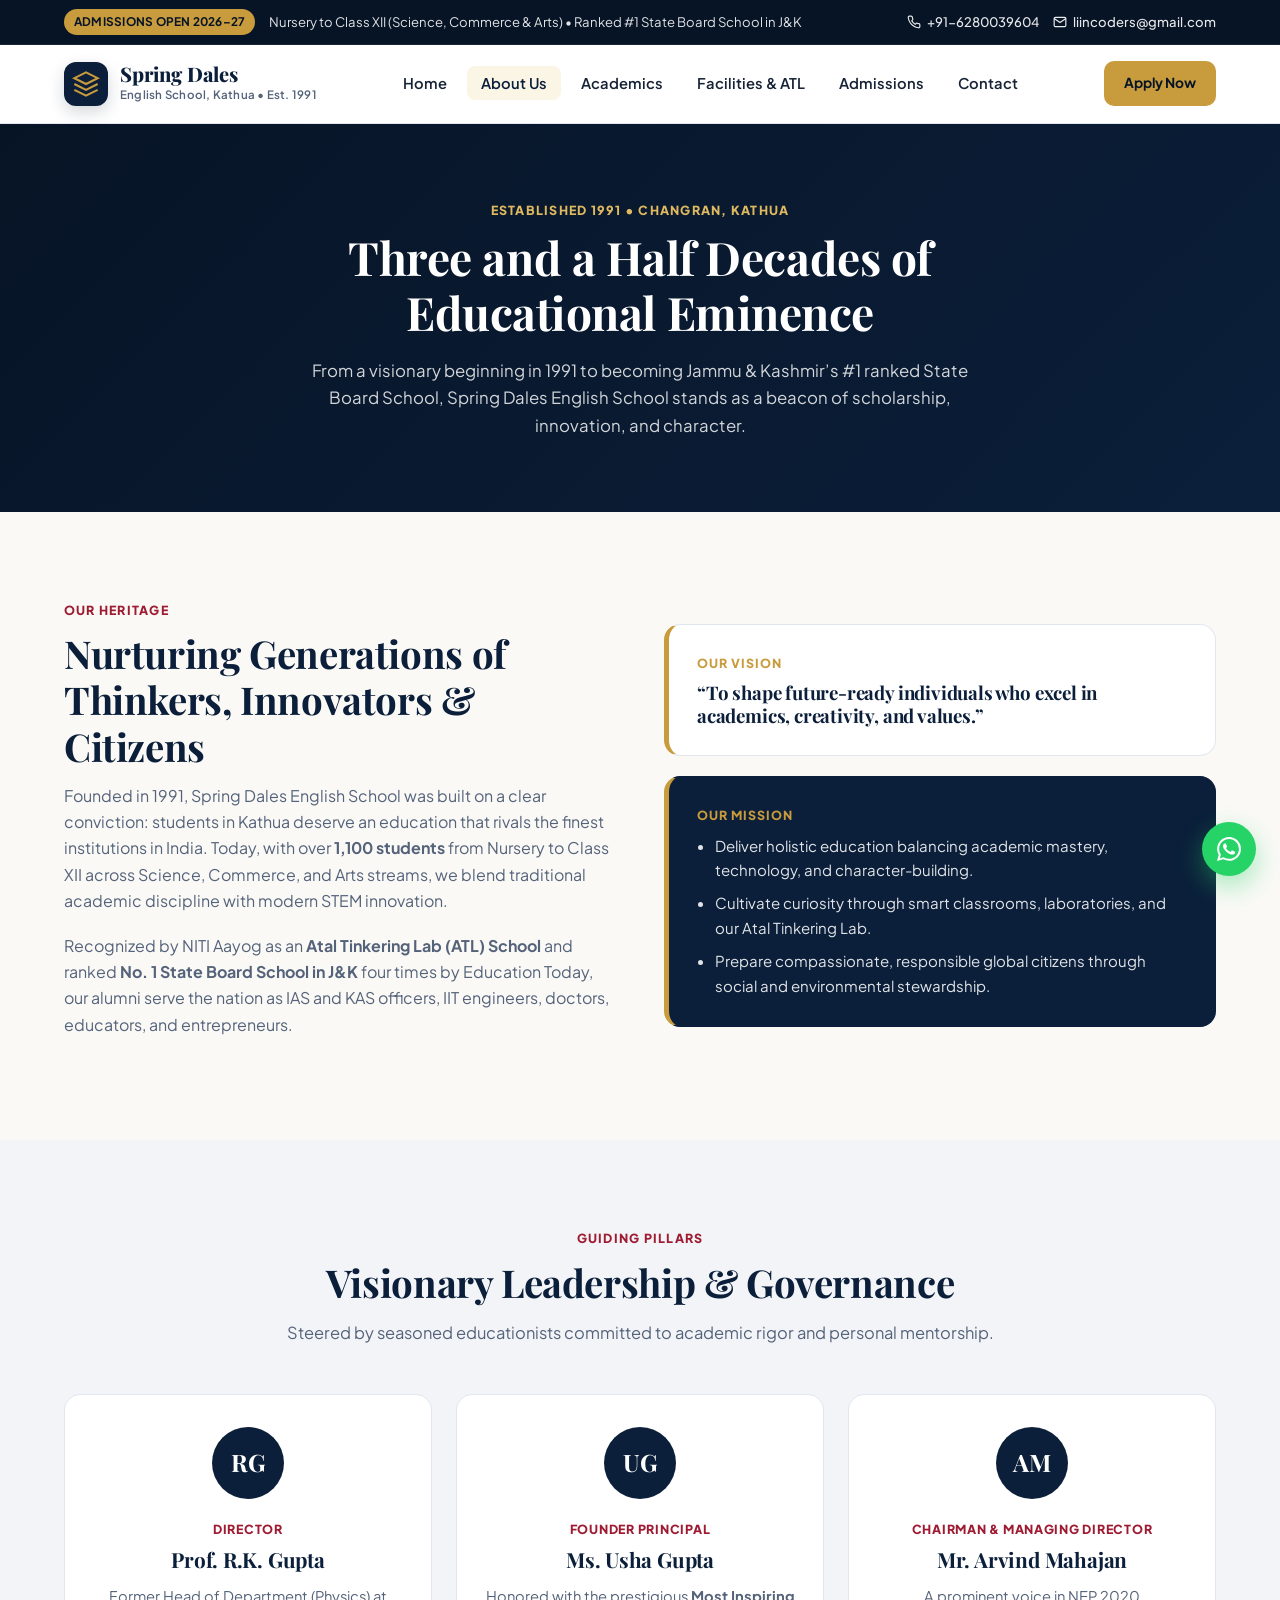
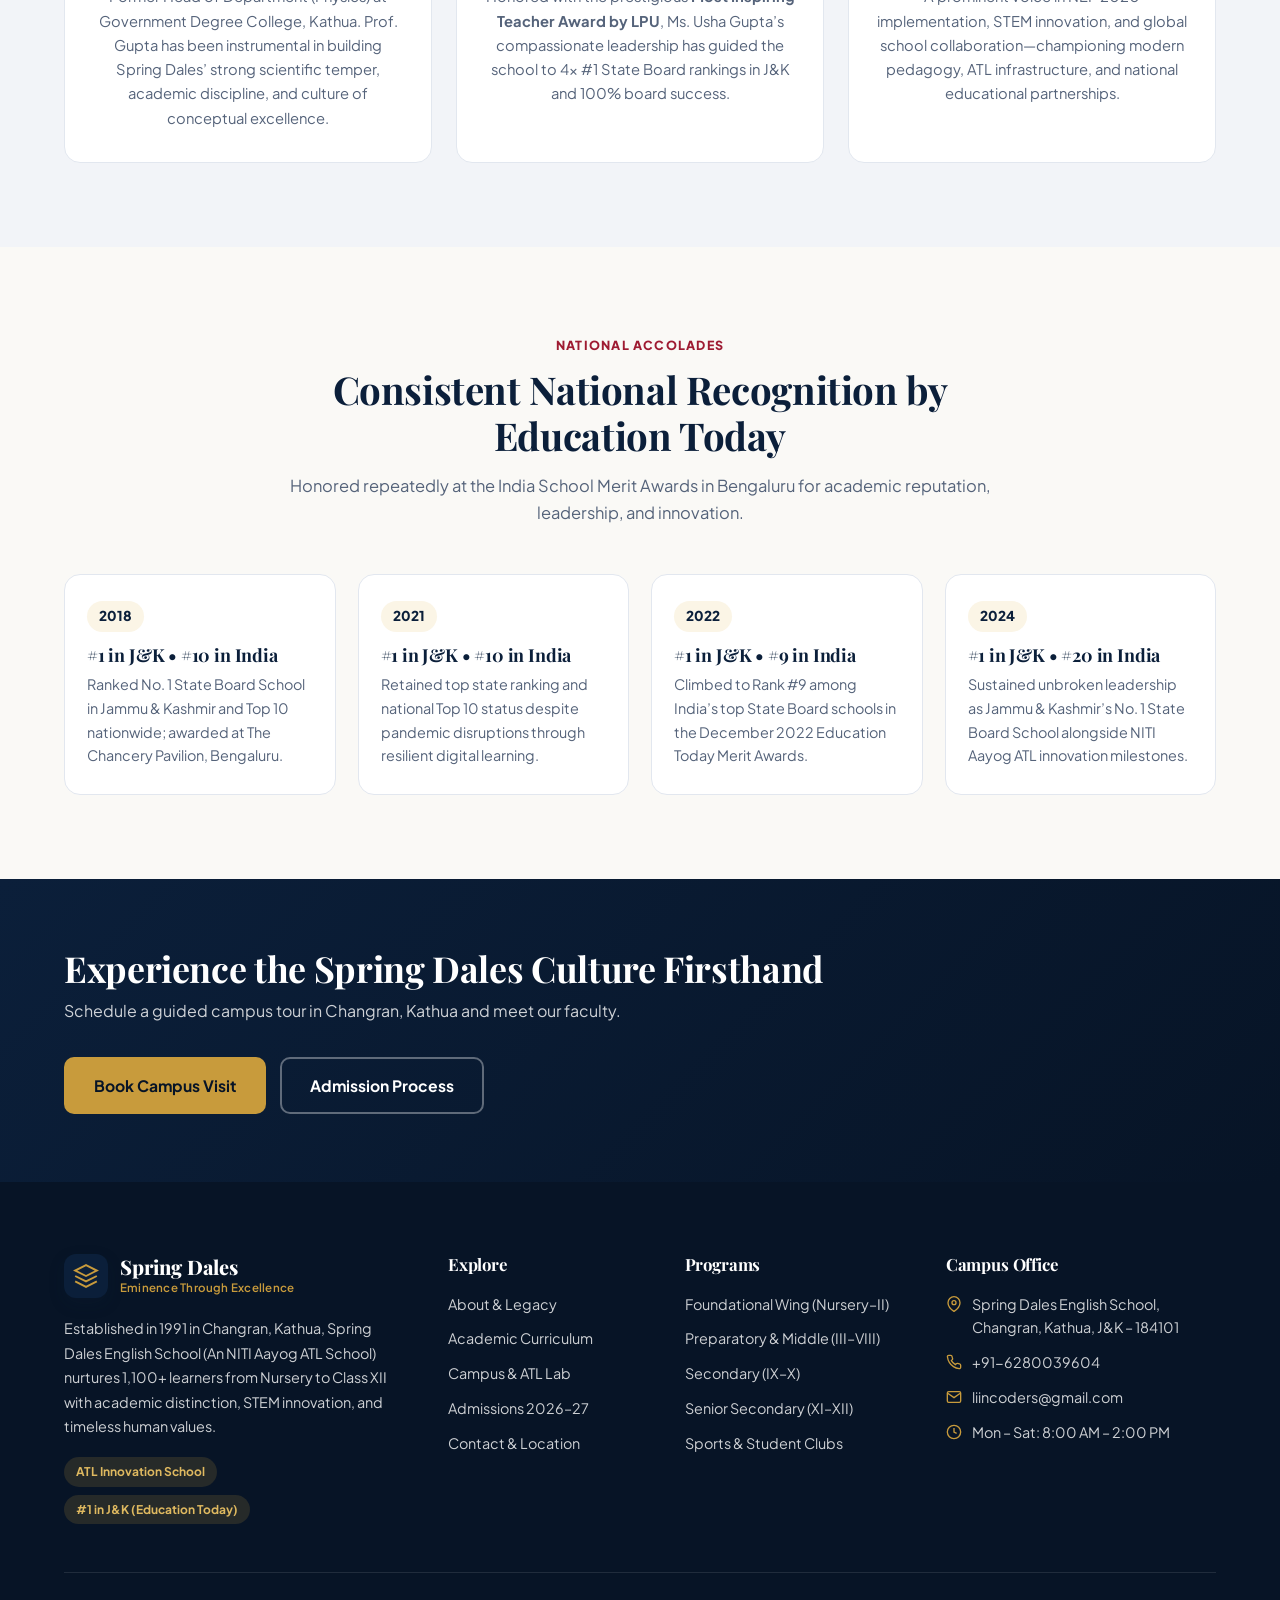
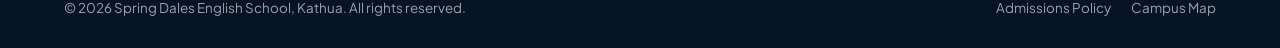
<file: about.html>
<!DOCTYPE html>
<html lang="en">
<head>
  <meta charset="UTF-8" />
  <meta name="viewport" content="width=device-width, initial-scale=1.0" />
  <title>About Us | Spring Dales English School, Kathua (Est. 1991)</title>
  <meta name="description" content="Discover the 35-year legacy of Spring Dales English School, Kathua. Meet our visionary leadership—Prof. R.K. Gupta, Ms. Usha Gupta, and Mr. Arvind Mahajan—and explore our national Education Today rankings." />
  <meta name="keywords" content="Spring Dales English School Kathua, Best School in Kathua, Top JKBOSE School Jammu and Kashmir, Atal Tinkering Lab School Kathua, Admissions Kathua 2026-27, Changran Kathua School" />
  <meta property="og:title" content="About Us | Spring Dales English School, Kathua (Est. 1991)" />
  <meta property="og:description" content="Discover the 35-year legacy of Spring Dales English School, Kathua. Meet our visionary leadership—Prof. R.K. Gupta, Ms. Usha Gupta, and Mr. Arvind Mahajan—and explore our national Education Today rankings." />
  <meta property="og:type" content="website" />
  <meta property="og:url" content="https://springdaleskathua.edu.in/about.html" />
  <link rel="preconnect" href="https://fonts.googleapis.com" />
  <link rel="preconnect" href="https://fonts.gstatic.com" crossorigin />
  <link href="https://fonts.googleapis.com/css2?family=Playfair+Display:ital,wght@0,600;0,700;0,800;1,600&family=Plus+Jakarta+Sans:wght@400;500;600;700;800&display=swap" rel="stylesheet" />
  <link rel="stylesheet" href="css/style.css" />
  
</head>
<body>
  <!-- Top Utility Bar -->
  <div class="top-bar">
    <div class="container top-bar-inner">
      <div class="top-bar-left">
        <span class="badge-pill">Admissions Open 2026–27</span>
        <span class="top-bar-text">Nursery to Class XII (Science, Commerce &amp; Arts) • Ranked #1 State Board School in J&amp;K</span>
      </div>
      <div class="top-bar-right">
        <a href="tel:+916280039604" class="top-link">
          <svg width="14" height="14" viewBox="0 0 24 24" fill="none" stroke="currentColor" stroke-width="2"><path d="M22 16.92v3a2 2 0 0 1-2.18 2 19.79 19.79 0 0 1-8.63-3.07 19.5 19.5 0 0 1-6-6 19.79 19.79 0 0 1-3.07-8.67A2 2 0 0 1 4.11 2h3a2 2 0 0 1 2 1.72 12.84 12.84 0 0 0 .7 2.81 2 2 0 0 1-.45 2.11L8.09 9.91a16 16 0 0 0 6 6l1.27-1.27a2 2 0 0 1 2.11-.45 12.84 12.84 0 0 0 2.81.7A2 2 0 0 1 22 16.92z"/></svg>
          +91-6280039604
        </a>
        <a href="mailto:liincoders@gmail.com" class="top-link hide-sm">
          <svg width="14" height="14" viewBox="0 0 24 24" fill="none" stroke="currentColor" stroke-width="2"><path d="M4 4h16c1.1 0 2 .9 2 2v12c0 1.1-.9 2-2 2H4c-1.1 0-2-.9-2-2V6c0-1.1.9-2 2-2z"/><polyline points="22,6 12,13 2,6"/></svg>
          liincoders@gmail.com
        </a>
      </div>
    </div>
  </div>

  <!-- Main Sticky Navigation -->
  <header class="site-header" id="siteHeader">
    <div class="container header-inner">
      <a href="index.html" class="brand" aria-label="Spring Dales English School Home">
        <div class="brand-emblem">
          <svg width="28" height="28" viewBox="0 0 24 24" fill="none" stroke="currentColor" stroke-width="1.8">
            <path d="M12 2L2 7l10 5 10-5-10-5z"/>
            <path d="M2 17l10 5 10-5"/>
            <path d="M2 12l10 5 10-5"/>
          </svg>
        </div>
        <div class="brand-text">
          <span class="brand-name">Spring Dales</span>
          <span class="brand-sub">English School, Kathua • Est. 1991</span>
        </div>
      </a>

      <nav class="main-nav" aria-label="Primary Navigation">
        <ul class="nav-list">
          <li><a href="index.html" class="nav-link">Home</a></li>
          <li><a href="about.html" class="nav-link active">About Us</a></li>
          <li><a href="academics.html" class="nav-link">Academics</a></li>
          <li><a href="facilities.html" class="nav-link">Facilities & ATL</a></li>
          <li><a href="admissions.html" class="nav-link">Admissions</a></li>
          <li><a href="contact.html" class="nav-link">Contact</a></li>
        </ul>
      </nav>

      <div class="header-actions">
        <a href="admissions.html#apply" class="btn btn-gold btn-sm">Apply Now</a>
        <button class="hamburger" id="menuToggle" aria-label="Open navigation menu" aria-expanded="false">
          <span></span><span></span><span></span>
        </button>
      </div>
    </div>
  </header>

  <!-- Mobile Drawer -->
  <div class="mobile-drawer" id="mobileDrawer" aria-hidden="true">
    <div class="mobile-drawer-header">
      <span class="brand-name" style="color:#fff;">Spring Dales Kathua</span>
      <button class="drawer-close" id="drawerClose" aria-label="Close menu">&times;</button>
    </div>
    <nav class="mobile-nav-links">
      <a href="index.html" class="mobile-link">Home</a>
      <a href="about.html" class="mobile-link active">About Us</a>
      <a href="academics.html" class="mobile-link">Academics</a>
      <a href="facilities.html" class="mobile-link">Facilities & ATL</a>
      <a href="admissions.html" class="mobile-link">Admissions</a>
      <a href="contact.html" class="mobile-link">Contact</a>
      <a href="admissions.html#apply" class="btn btn-gold" style="margin-top:16px; width:100%; justify-content:center;">Apply for 2026–27</a>
    </nav>
    <div class="mobile-drawer-footer">
      <p>Changran, Kathua, J&amp;K</p>
      <p>Mon–Sat: 8:00 AM – 2:00 PM</p>
      <a href="tel:+916280039604">+91-6280039604</a>
    </div>
  </div>
  <div class="drawer-backdrop" id="drawerBackdrop"></div>

  <section class="page-hero">
    <div class="container">
      <span class="section-tag tag-gold">Established 1991 • Changran, Kathua</span>
      <h1>Three and a Half Decades of Educational Eminence</h1>
      <p>From a visionary beginning in 1991 to becoming Jammu &amp; Kashmir’s #1 ranked State Board School, Spring Dales English School stands as a beacon of scholarship, innovation, and character.</p>
    </div>
  </section>

  <!-- STORY & VISION -->
  <section class="section">
    <div class="container split-layout">
      <div class="reveal">
        <span class="section-tag">Our Heritage</span>
        <h2 class="section-title">Nurturing Generations of Thinkers, Innovators &amp; Citizens</h2>
        <p class="body-text">
          Founded in 1991, Spring Dales English School was built on a clear conviction: students in Kathua deserve an education that rivals the finest institutions in India. Today, with over <strong>1,100 students</strong> from Nursery to Class XII across Science, Commerce, and Arts streams, we blend traditional academic discipline with modern STEM innovation.
        </p>
        <p class="body-text">
          Recognized by NITI Aayog as an <strong>Atal Tinkering Lab (ATL) School</strong> and ranked <strong>No. 1 State Board School in J&amp;K</strong> four times by Education Today, our alumni serve the nation as IAS and KAS officers, IIT engineers, doctors, educators, and entrepreneurs.
        </p>
      </div>
      <div class="vm-cards reveal">
        <div class="vm-card">
          <div class="vm-label">Our Vision</div>
          <h3>“To shape future-ready individuals who excel in academics, creativity, and values.”</h3>
        </div>
        <div class="vm-card vm-card-navy">
          <div class="vm-label">Our Mission</div>
          <ul>
            <li>Deliver holistic education balancing academic mastery, technology, and character-building.</li>
            <li>Cultivate curiosity through smart classrooms, laboratories, and our Atal Tinkering Lab.</li>
            <li>Prepare compassionate, responsible global citizens through social and environmental stewardship.</li>
          </ul>
        </div>
      </div>
    </div>
  </section>

  <!-- LEADERSHIP -->
  <section class="section section-alt">
    <div class="container">
      <div class="section-header center reveal">
        <span class="section-tag">Guiding Pillars</span>
        <h2 class="section-title">Visionary Leadership &amp; Governance</h2>
        <p class="section-lead">Steered by seasoned educationists committed to academic rigor and personal mentorship.</p>
      </div>

      <div class="leadership-grid">
        <article class="leader-card reveal">
          <div class="leader-avatar">RG</div>
          <span class="leader-role">Director</span>
          <h3>Prof. R.K. Gupta</h3>
          <p>Former Head of Department (Physics) at Government Degree College, Kathua. Prof. Gupta has been instrumental in building Spring Dales’ strong scientific temper, academic discipline, and culture of conceptual excellence.</p>
        </article>

        <article class="leader-card reveal">
          <div class="leader-avatar gold-av">UG</div>
          <span class="leader-role">Founder Principal</span>
          <h3>Ms. Usha Gupta</h3>
          <p>Honored with the prestigious <strong>Most Inspiring Teacher Award by LPU</strong>, Ms. Usha Gupta’s compassionate leadership has guided the school to 4x #1 State Board rankings in J&amp;K and 100% board success.</p>
        </article>

        <article class="leader-card reveal">
          <div class="leader-avatar crimson-av">AM</div>
          <span class="leader-role">Chairman &amp; Managing Director</span>
          <h3>Mr. Arvind Mahajan</h3>
          <p>A prominent voice in NEP 2020 implementation, STEM innovation, and global school collaboration—championing modern pedagogy, ATL infrastructure, and national educational partnerships.</p>
        </article>
      </div>
    </div>
  </section>

  <!-- NATIONAL RANKINGS TIMELINE -->
  <section class="section">
    <div class="container">
      <div class="section-header center reveal">
        <span class="section-tag">National Accolades</span>
        <h2 class="section-title">Consistent National Recognition by Education Today</h2>
        <p class="section-lead">Honored repeatedly at the India School Merit Awards in Bengaluru for academic reputation, leadership, and innovation.</p>
      </div>

      <div class="timeline-grid">
        <div class="timeline-item reveal">
          <span class="tl-year">2018</span>
          <h4>#1 in J&amp;K • #10 in India</h4>
          <p>Ranked No. 1 State Board School in Jammu &amp; Kashmir and Top 10 nationwide; awarded at The Chancery Pavilion, Bengaluru.</p>
        </div>
        <div class="timeline-item reveal">
          <span class="tl-year">2021</span>
          <h4>#1 in J&amp;K • #10 in India</h4>
          <p>Retained top state ranking and national Top 10 status despite pandemic disruptions through resilient digital learning.</p>
        </div>
        <div class="timeline-item reveal">
          <span class="tl-year">2022</span>
          <h4>#1 in J&amp;K • #9 in India</h4>
          <p>Climbed to Rank #9 among India’s top State Board schools in the December 2022 Education Today Merit Awards.</p>
        </div>
        <div class="timeline-item reveal">
          <span class="tl-year">2024</span>
          <h4>#1 in J&amp;K • #20 in India</h4>
          <p>Sustained unbroken leadership as Jammu &amp; Kashmir’s No. 1 State Board School alongside NITI Aayog ATL innovation milestones.</p>
        </div>
      </div>
    </div>
  </section>

  <section class="cta-banner">
    <div class="container cta-banner-inner reveal">
      <div>
        <h2>Experience the Spring Dales Culture Firsthand</h2>
        <p>Schedule a guided campus tour in Changran, Kathua and meet our faculty.</p>
      </div>
      <div class="cta-banner-actions">
        <a href="contact.html" class="btn btn-gold btn-lg">Book Campus Visit</a>
        <a href="admissions.html" class="btn btn-outline-light btn-lg">Admission Process</a>
      </div>
    </div>
  </section>

  <!-- Footer -->
  <footer class="site-footer">
    <div class="container">
      <div class="footer-grid">
        <div class="footer-col footer-brand-col">
          <div class="brand" style="margin-bottom: 18px;">
            <div class="brand-emblem">
              <svg width="26" height="26" viewBox="0 0 24 24" fill="none" stroke="currentColor" stroke-width="1.8">
                <path d="M12 2L2 7l10 5 10-5-10-5z"/>
                <path d="M2 17l10 5 10-5"/>
                <path d="M2 12l10 5 10-5"/>
              </svg>
            </div>
            <div class="brand-text">
              <span class="brand-name" style="color:#fff;">Spring Dales</span>
              <span class="brand-sub" style="color:#c89b3c;">Eminence Through Excellence</span>
            </div>
          </div>
          <p class="footer-desc">
            Established in 1991 in Changran, Kathua, Spring Dales English School (An NITI Aayog ATL School) nurtures 1,100+ learners from Nursery to Class XII with academic distinction, STEM innovation, and timeless human values.
          </p>
          <div class="footer-badges">
            <span class="f-badge">ATL Innovation School</span>
            <span class="f-badge">#1 in J&amp;K (Education Today)</span>
          </div>
        </div>

        <div class="footer-col">
          <h4 class="footer-heading">Explore</h4>
          <ul class="footer-links">
            <li><a href="about.html">About &amp; Legacy</a></li>
            <li><a href="academics.html">Academic Curriculum</a></li>
            <li><a href="facilities.html">Campus &amp; ATL Lab</a></li>
            <li><a href="admissions.html">Admissions 2026–27</a></li>
            <li><a href="contact.html">Contact &amp; Location</a></li>
          </ul>
        </div>

        <div class="footer-col">
          <h4 class="footer-heading">Programs</h4>
          <ul class="footer-links">
            <li><a href="academics.html#foundational">Foundational Wing (Nursery–II)</a></li>
            <li><a href="academics.html#middle">Preparatory &amp; Middle (III–VIII)</a></li>
            <li><a href="academics.html#secondary">Secondary (IX–X)</a></li>
            <li><a href="academics.html#streams">Senior Secondary (XI–XII)</a></li>
            <li><a href="facilities.html#clubs">Sports &amp; Student Clubs</a></li>
          </ul>
        </div>

        <div class="footer-col">
          <h4 class="footer-heading">Campus Office</h4>
          <ul class="footer-contact-list">
            <li>
              <svg width="16" height="16" viewBox="0 0 24 24" fill="none" stroke="#c89b3c" stroke-width="2"><path d="M21 10c0 7-9 13-9 13s-9-6-9-13a9 9 0 0 1 18 0z"/><circle cx="12" cy="10" r="3"/></svg>
              <span>Spring Dales English School, Changran, Kathua, J&amp;K – 184101</span>
            </li>
            <li>
              <svg width="16" height="16" viewBox="0 0 24 24" fill="none" stroke="#c89b3c" stroke-width="2"><path d="M22 16.92v3a2 2 0 0 1-2.18 2 19.79 19.79 0 0 1-8.63-3.07 19.5 19.5 0 0 1-6-6 19.79 19.79 0 0 1-3.07-8.67A2 2 0 0 1 4.11 2h3a2 2 0 0 1 2 1.72 12.84 12.84 0 0 0 .7 2.81 2 2 0 0 1-.45 2.11L8.09 9.91a16 16 0 0 0 6 6l1.27-1.27a2 2 0 0 1 2.11-.45 12.84 12.84 0 0 0 2.81.7A2 2 0 0 1 22 16.92z"/></svg>
              <a href="tel:+916280039604">+91-6280039604</a>
            </li>
            <li>
              <svg width="16" height="16" viewBox="0 0 24 24" fill="none" stroke="#c89b3c" stroke-width="2"><path d="M4 4h16c1.1 0 2 .9 2 2v12c0 1.1-.9 2-2 2H4c-1.1 0-2-.9-2-2V6c0-1.1.9-2 2-2z"/><polyline points="22,6 12,13 2,6"/></svg>
              <a href="mailto:liincoders@gmail.com">liincoders@gmail.com</a>
            </li>
            <li>
              <svg width="16" height="16" viewBox="0 0 24 24" fill="none" stroke="#c89b3c" stroke-width="2"><circle cx="12" cy="12" r="10"/><polyline points="12 6 12 12 16 14"/></svg>
              <span>Mon – Sat: 8:00 AM – 2:00 PM</span>
            </li>
          </ul>
        </div>
      </div>

      <div class="footer-bottom">
        <p>&copy; 2026 Spring Dales English School, Kathua. All rights reserved.</p>
        <div class="footer-bottom-links">
          <a href="admissions.html">Admissions Policy</a>
          <a href="contact.html">Campus Map</a>
        </div>
      </div>
    </div>
  </footer>

  <!-- Floating WhatsApp Quick Connect -->
  <a href="https://wa.me/916280039604?text=Hello%20Spring%20Dales%20English%20School%2C%20I%20would%20like%20to%20enquire%20about%20admissions%20for%202026-27." target="_blank" rel="noopener" class="whatsapp-fab" aria-label="Chat on WhatsApp">
    <svg width="24" height="24" viewBox="0 0 24 24" fill="currentColor"><path d="M20.52 3.48A11.86 11.86 0 0 0 12.06 0C5.5 0 .16 5.34.16 11.9c0 2.1.55 4.14 1.59 5.95L0 24l6.33-1.66a11.86 11.86 0 0 0 5.73 1.46h.01c6.56 0 11.9-5.34 11.9-11.9 0-3.18-1.24-6.17-3.45-8.42zM12.07 21.8h-.01a9.86 9.86 0 0 1-5.03-1.38l-.36-.21-3.76.99 1-3.66-.24-.38a9.84 9.84 0 0 1-1.51-5.26c0-5.45 4.44-9.89 9.9-9.89 2.64 0 5.13 1.03 7 2.9a9.83 9.83 0 0 1 2.9 7c0 5.46-4.44 9.89-9.89 9.89zm5.42-7.41c-.3-.15-1.76-.87-2.03-.97-.27-.1-.47-.15-.67.15-.2.3-.77.97-.94 1.17-.17.2-.35.22-.64.07-.3-.15-1.26-.46-2.4-1.48-.89-.79-1.49-1.77-1.66-2.07-.17-.3-.02-.46.13-.61.13-.13.3-.35.45-.52.15-.17.2-.3.3-.5.1-.2.05-.37-.02-.52-.08-.15-.67-1.62-.92-2.22-.24-.58-.49-.5-.67-.51h-.57c-.2 0-.52.07-.79.37-.27.3-1.04 1.02-1.04 2.48s1.07 2.88 1.22 3.08c.15.2 2.1 3.2 5.09 4.49.71.31 1.27.49 1.7.63.71.23 1.36.2 1.87.12.57-.09 1.76-.72 2.01-1.41.25-.7.25-1.29.17-1.41-.07-.13-.27-.2-.57-.35z"/></svg>
  </a>

  <button class="back-to-top" id="backToTop" aria-label="Back to top">
    <svg width="20" height="20" viewBox="0 0 24 24" fill="none" stroke="currentColor" stroke-width="2.2"><polyline points="18 15 12 9 6 15"/></svg>
  </button>

  <script src="js/main.js"></script>
</body>
</html>
</file>
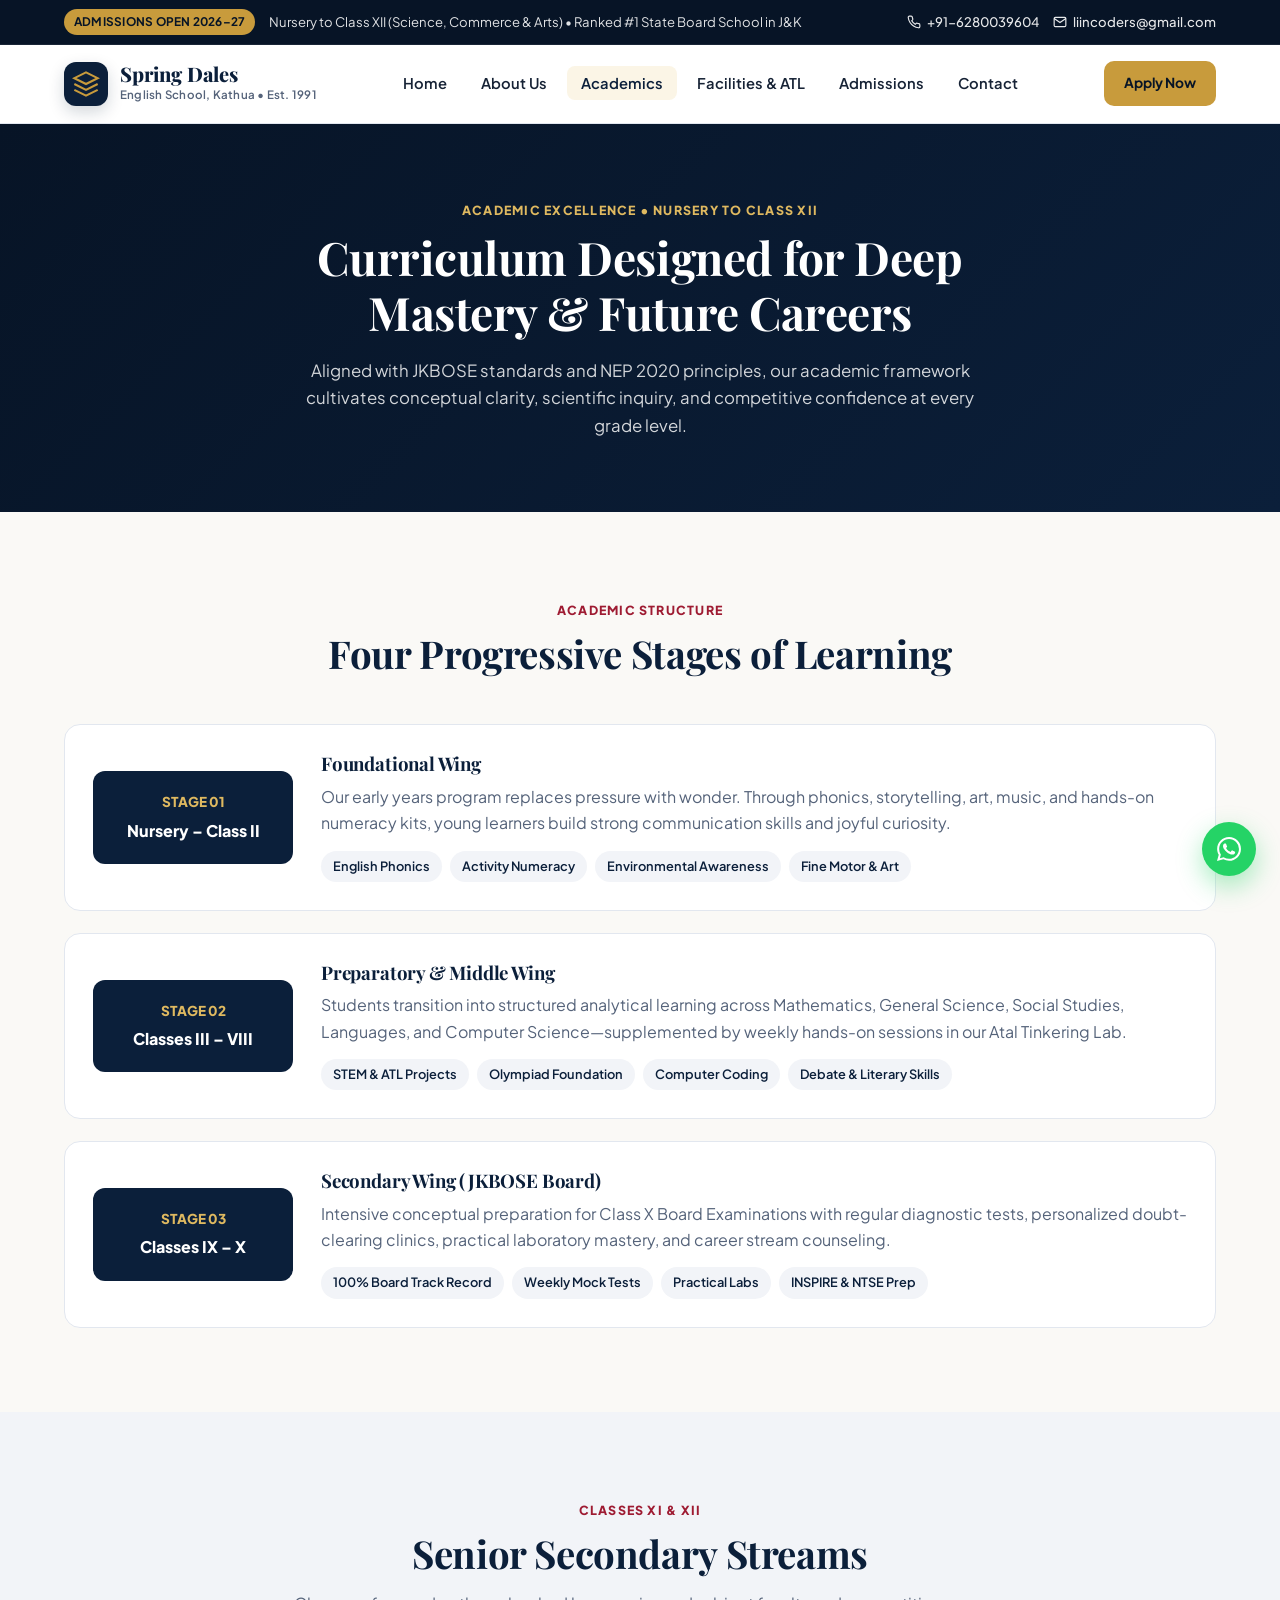
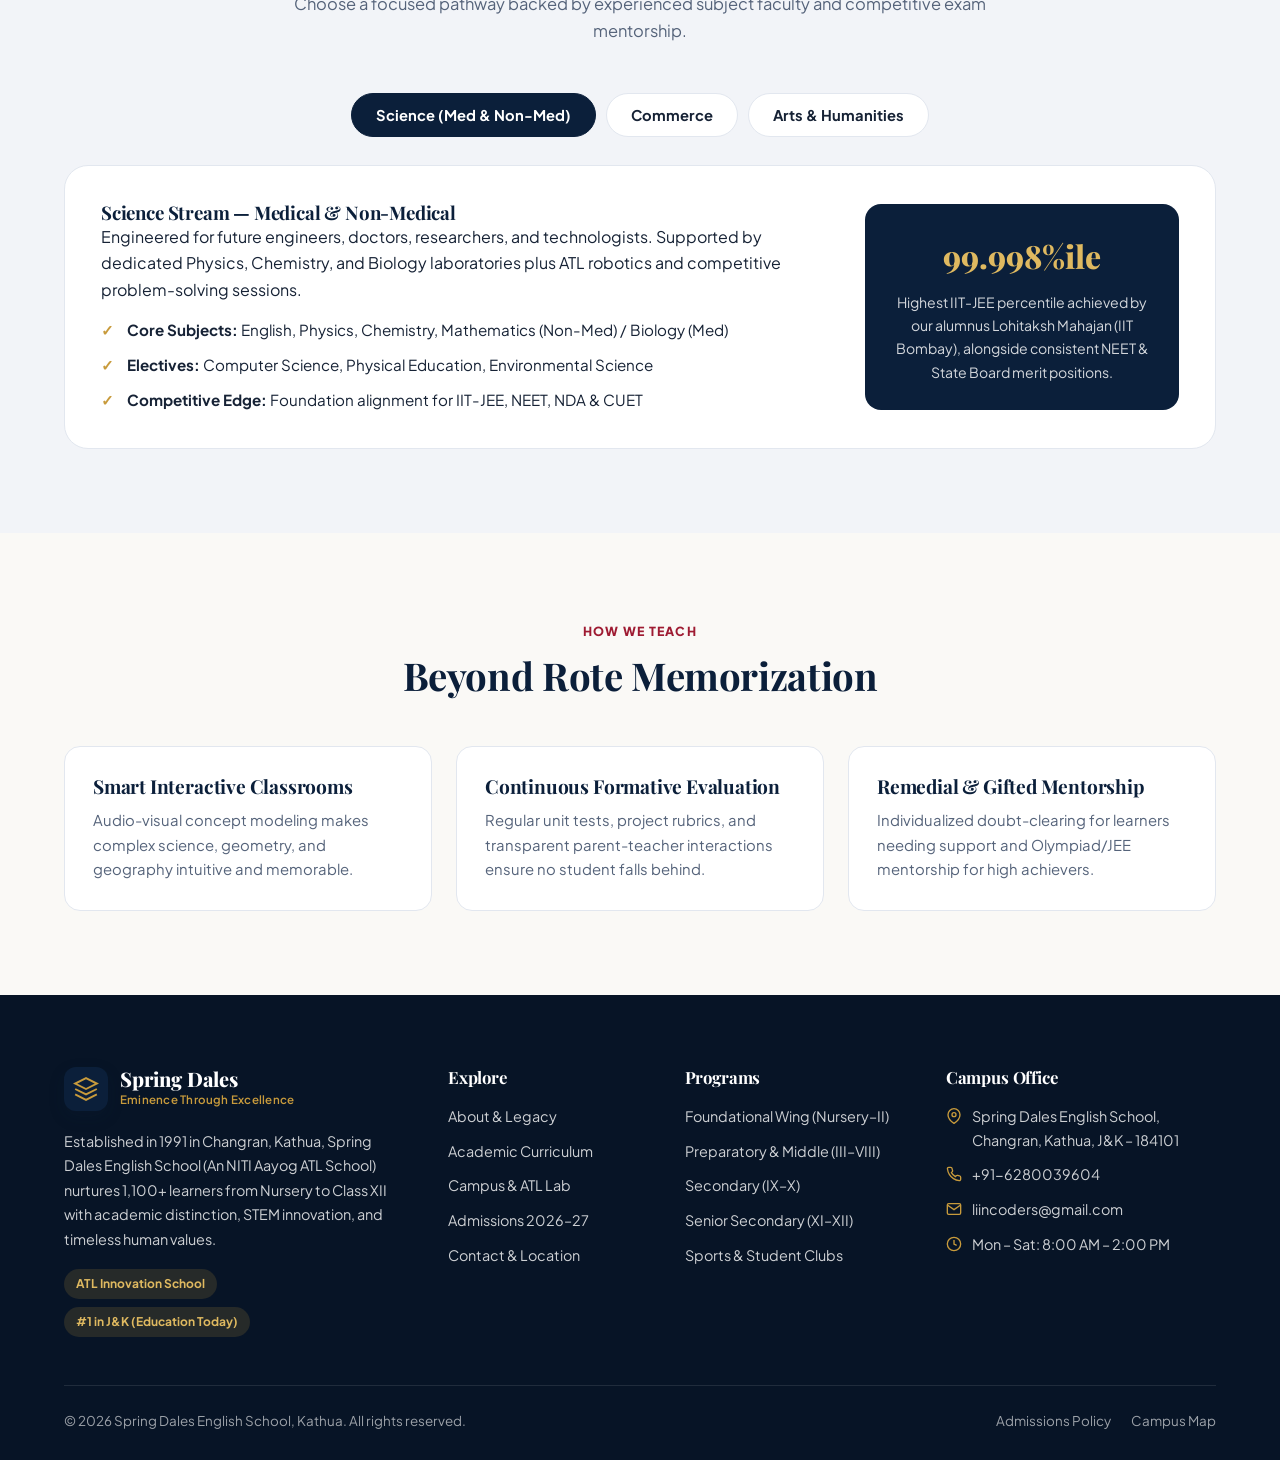
<file: academics.html>
<!DOCTYPE html>
<html lang="en">
<head>
  <meta charset="UTF-8" />
  <meta name="viewport" content="width=device-width, initial-scale=1.0" />
  <title>Academics & Curriculum | Spring Dales English School, Kathua</title>
  <meta name="description" content="Explore our JKBOSE-affiliated, NEP 2020-aligned curriculum from Nursery to Class XII—offering Science (Medical & Non-Medical), Commerce, and Arts streams with IIT-JEE & NEET foundation." />
  <meta name="keywords" content="Spring Dales English School Kathua, Best School in Kathua, Top JKBOSE School Jammu and Kashmir, Atal Tinkering Lab School Kathua, Admissions Kathua 2026-27, Changran Kathua School" />
  <meta property="og:title" content="Academics & Curriculum | Spring Dales English School, Kathua" />
  <meta property="og:description" content="Explore our JKBOSE-affiliated, NEP 2020-aligned curriculum from Nursery to Class XII—offering Science (Medical & Non-Medical), Commerce, and Arts streams with IIT-JEE & NEET foundation." />
  <meta property="og:type" content="website" />
  <meta property="og:url" content="https://springdaleskathua.edu.in/academics.html" />
  <link rel="preconnect" href="https://fonts.googleapis.com" />
  <link rel="preconnect" href="https://fonts.gstatic.com" crossorigin />
  <link href="https://fonts.googleapis.com/css2?family=Playfair+Display:ital,wght@0,600;0,700;0,800;1,600&family=Plus+Jakarta+Sans:wght@400;500;600;700;800&display=swap" rel="stylesheet" />
  <link rel="stylesheet" href="css/style.css" />
  
</head>
<body>
  <!-- Top Utility Bar -->
  <div class="top-bar">
    <div class="container top-bar-inner">
      <div class="top-bar-left">
        <span class="badge-pill">Admissions Open 2026–27</span>
        <span class="top-bar-text">Nursery to Class XII (Science, Commerce &amp; Arts) • Ranked #1 State Board School in J&amp;K</span>
      </div>
      <div class="top-bar-right">
        <a href="tel:+916280039604" class="top-link">
          <svg width="14" height="14" viewBox="0 0 24 24" fill="none" stroke="currentColor" stroke-width="2"><path d="M22 16.92v3a2 2 0 0 1-2.18 2 19.79 19.79 0 0 1-8.63-3.07 19.5 19.5 0 0 1-6-6 19.79 19.79 0 0 1-3.07-8.67A2 2 0 0 1 4.11 2h3a2 2 0 0 1 2 1.72 12.84 12.84 0 0 0 .7 2.81 2 2 0 0 1-.45 2.11L8.09 9.91a16 16 0 0 0 6 6l1.27-1.27a2 2 0 0 1 2.11-.45 12.84 12.84 0 0 0 2.81.7A2 2 0 0 1 22 16.92z"/></svg>
          +91-6280039604
        </a>
        <a href="mailto:liincoders@gmail.com" class="top-link hide-sm">
          <svg width="14" height="14" viewBox="0 0 24 24" fill="none" stroke="currentColor" stroke-width="2"><path d="M4 4h16c1.1 0 2 .9 2 2v12c0 1.1-.9 2-2 2H4c-1.1 0-2-.9-2-2V6c0-1.1.9-2 2-2z"/><polyline points="22,6 12,13 2,6"/></svg>
          liincoders@gmail.com
        </a>
      </div>
    </div>
  </div>

  <!-- Main Sticky Navigation -->
  <header class="site-header" id="siteHeader">
    <div class="container header-inner">
      <a href="index.html" class="brand" aria-label="Spring Dales English School Home">
        <div class="brand-emblem">
          <svg width="28" height="28" viewBox="0 0 24 24" fill="none" stroke="currentColor" stroke-width="1.8">
            <path d="M12 2L2 7l10 5 10-5-10-5z"/>
            <path d="M2 17l10 5 10-5"/>
            <path d="M2 12l10 5 10-5"/>
          </svg>
        </div>
        <div class="brand-text">
          <span class="brand-name">Spring Dales</span>
          <span class="brand-sub">English School, Kathua • Est. 1991</span>
        </div>
      </a>

      <nav class="main-nav" aria-label="Primary Navigation">
        <ul class="nav-list">
          <li><a href="index.html" class="nav-link">Home</a></li>
          <li><a href="about.html" class="nav-link">About Us</a></li>
          <li><a href="academics.html" class="nav-link active">Academics</a></li>
          <li><a href="facilities.html" class="nav-link">Facilities & ATL</a></li>
          <li><a href="admissions.html" class="nav-link">Admissions</a></li>
          <li><a href="contact.html" class="nav-link">Contact</a></li>
        </ul>
      </nav>

      <div class="header-actions">
        <a href="admissions.html#apply" class="btn btn-gold btn-sm">Apply Now</a>
        <button class="hamburger" id="menuToggle" aria-label="Open navigation menu" aria-expanded="false">
          <span></span><span></span><span></span>
        </button>
      </div>
    </div>
  </header>

  <!-- Mobile Drawer -->
  <div class="mobile-drawer" id="mobileDrawer" aria-hidden="true">
    <div class="mobile-drawer-header">
      <span class="brand-name" style="color:#fff;">Spring Dales Kathua</span>
      <button class="drawer-close" id="drawerClose" aria-label="Close menu">&times;</button>
    </div>
    <nav class="mobile-nav-links">
      <a href="index.html" class="mobile-link">Home</a>
      <a href="about.html" class="mobile-link">About Us</a>
      <a href="academics.html" class="mobile-link active">Academics</a>
      <a href="facilities.html" class="mobile-link">Facilities & ATL</a>
      <a href="admissions.html" class="mobile-link">Admissions</a>
      <a href="contact.html" class="mobile-link">Contact</a>
      <a href="admissions.html#apply" class="btn btn-gold" style="margin-top:16px; width:100%; justify-content:center;">Apply for 2026–27</a>
    </nav>
    <div class="mobile-drawer-footer">
      <p>Changran, Kathua, J&amp;K</p>
      <p>Mon–Sat: 8:00 AM – 2:00 PM</p>
      <a href="tel:+916280039604">+91-6280039604</a>
    </div>
  </div>
  <div class="drawer-backdrop" id="drawerBackdrop"></div>

  <section class="page-hero">
    <div class="container">
      <span class="section-tag tag-gold">Academic Excellence • Nursery to Class XII</span>
      <h1>Curriculum Designed for Deep Mastery &amp; Future Careers</h1>
      <p>Aligned with JKBOSE standards and NEP 2020 principles, our academic framework cultivates conceptual clarity, scientific inquiry, and competitive confidence at every grade level.</p>
    </div>
  </section>

  <!-- WING-BY-WING BREAKDOWN -->
  <section class="section" id="foundational">
    <div class="container">
      <div class="section-header center reveal">
        <span class="section-tag">Academic Structure</span>
        <h2 class="section-title">Four Progressive Stages of Learning</h2>
      </div>

      <div class="wings-stack">
        <div class="wing-row reveal">
          <div class="wing-badge">Stage 01<br/><span>Nursery – Class II</span></div>
          <div class="wing-body">
            <h3>Foundational Wing</h3>
            <p>Our early years program replaces pressure with wonder. Through phonics, storytelling, art, music, and hands-on numeracy kits, young learners build strong communication skills and joyful curiosity.</p>
            <div class="pill-list">
              <span>English Phonics</span><span>Activity Numeracy</span><span>Environmental Awareness</span><span>Fine Motor &amp; Art</span>
            </div>
          </div>
        </div>

        <div class="wing-row reveal" id="middle">
          <div class="wing-badge">Stage 02<br/><span>Classes III – VIII</span></div>
          <div class="wing-body">
            <h3>Preparatory &amp; Middle Wing</h3>
            <p>Students transition into structured analytical learning across Mathematics, General Science, Social Studies, Languages, and Computer Science—supplemented by weekly hands-on sessions in our Atal Tinkering Lab.</p>
            <div class="pill-list">
              <span>STEM &amp; ATL Projects</span><span>Olympiad Foundation</span><span>Computer Coding</span><span>Debate &amp; Literary Skills</span>
            </div>
          </div>
        </div>

        <div class="wing-row reveal" id="secondary">
          <div class="wing-badge">Stage 03<br/><span>Classes IX – X</span></div>
          <div class="wing-body">
            <h3>Secondary Wing (JKBOSE Board)</h3>
            <p>Intensive conceptual preparation for Class X Board Examinations with regular diagnostic tests, personalized doubt-clearing clinics, practical laboratory mastery, and career stream counseling.</p>
            <div class="pill-list">
              <span>100% Board Track Record</span><span>Weekly Mock Tests</span><span>Practical Labs</span><span>INSPIRE &amp; NTSE Prep</span>
            </div>
          </div>
        </div>
      </div>
    </div>
  </section>

  <!-- INTERACTIVE SENIOR SECONDARY STREAMS (TABS) -->
  <section class="section section-alt" id="streams">
    <div class="container">
      <div class="section-header center reveal">
        <span class="section-tag">Classes XI &amp; XII</span>
        <h2 class="section-title">Senior Secondary Streams</h2>
        <p class="section-lead">Choose a focused pathway backed by experienced subject faculty and competitive exam mentorship.</p>
      </div>

      <div class="tabs-wrapper reveal">
        <div class="tab-buttons" role="tablist">
          <button class="tab-btn active" data-tab="science" role="tab" aria-selected="true">Science (Med &amp; Non-Med)</button>
          <button class="tab-btn" data-tab="commerce" role="tab" aria-selected="false">Commerce</button>
          <button class="tab-btn" data-tab="arts" role="tab" aria-selected="false">Arts &amp; Humanities</button>
        </div>

        <div class="tab-panel active" id="tab-science">
          <div class="stream-card">
            <div>
              <h3>Science Stream — Medical &amp; Non-Medical</h3>
              <p>Engineered for future engineers, doctors, researchers, and technologists. Supported by dedicated Physics, Chemistry, and Biology laboratories plus ATL robotics and competitive problem-solving sessions.</p>
              <ul class="check-list">
                <li><strong>Core Subjects:</strong> English, Physics, Chemistry, Mathematics (Non-Med) / Biology (Med)</li>
                <li><strong>Electives:</strong> Computer Science, Physical Education, Environmental Science</li>
                <li><strong>Competitive Edge:</strong> Foundation alignment for IIT-JEE, NEET, NDA &amp; CUET</li>
              </ul>
            </div>
            <div class="stream-highlight">
              <span class="sh-stat">99.998%ile</span>
              <p>Highest IIT-JEE percentile achieved by our alumnus Lohitaksh Mahajan (IIT Bombay), alongside consistent NEET &amp; State Board merit positions.</p>
            </div>
          </div>
        </div>

        <div class="tab-panel" id="tab-commerce">
          <div class="stream-card">
            <div>
              <h3>Commerce Stream — Finance, Business &amp; Economics</h3>
              <p>Equips learners with analytical fluency in financial accounting, macroeconomics, corporate management, and entrepreneurship for careers in CA, CS, Banking, MBA, and FinTech.</p>
            </div>
            <div class="stream-highlight">
              <span class="sh-stat">100%</span>
              <p>Distinction-driven board preparation with real-world case studies, financial literacy workshops, and CUET/CA Foundation guidance.</p>
            </div>
          </div>
          <ul class="check-list" style="margin-top:18px;">
            <li><strong>Core Subjects:</strong> English, Accountancy, Business Studies, Economics</li>
            <li><strong>Electives:</strong> Applied Mathematics / Computer Applications / Entrepreneurship</li>
          </ul>
        </div>

        <div class="tab-panel" id="tab-arts">
          <div class="stream-card">
            <div>
              <h3>Arts &amp; Humanities — Governance, Law &amp; Liberal Studies</h3>
              <p>Builds critical thinking, articulation, and civic leadership—ideal for aspirants of IAS, KAS, Judiciary, Law (CLAT), Journalism, Psychology, and International Relations.</p>
            </div>
            <div class="stream-highlight">
              <span class="sh-stat">IAS &amp; KAS</span>
              <p>Proud legacy of alumni excelling in Indian &amp; J&amp;K Administrative Services, academia, and public leadership.</p>
            </div>
          </div>
          <ul class="check-list" style="margin-top:18px;">
            <li><strong>Core Subjects:</strong> English, Political Science, History, Economics, Sociology / Education</li>
            <li><strong>Skill Focus:</strong> Debates, DRDO National Essay Competitions, Policy &amp; Current Affairs Forums</li>
          </ul>
        </div>
      </div>
    </div>
  </section>

  <!-- ASSESSMENT & PEDAGOGY -->
  <section class="section">
    <div class="container">
      <div class="section-header center reveal">
        <span class="section-tag">How We Teach</span>
        <h2 class="section-title">Beyond Rote Memorization</h2>
      </div>
      <div class="pillars-grid">
        <div class="pillar-card reveal">
          <h4>Smart Interactive Classrooms</h4>
          <p>Audio-visual concept modeling makes complex science, geometry, and geography intuitive and memorable.</p>
        </div>
        <div class="pillar-card reveal">
          <h4>Continuous Formative Evaluation</h4>
          <p>Regular unit tests, project rubrics, and transparent parent-teacher interactions ensure no student falls behind.</p>
        </div>
        <div class="pillar-card reveal">
          <h4>Remedial &amp; Gifted Mentorship</h4>
          <p>Individualized doubt-clearing for learners needing support and Olympiad/JEE mentorship for high achievers.</p>
        </div>
      </div>
    </div>
  </section>

  <!-- Footer -->
  <footer class="site-footer">
    <div class="container">
      <div class="footer-grid">
        <div class="footer-col footer-brand-col">
          <div class="brand" style="margin-bottom: 18px;">
            <div class="brand-emblem">
              <svg width="26" height="26" viewBox="0 0 24 24" fill="none" stroke="currentColor" stroke-width="1.8">
                <path d="M12 2L2 7l10 5 10-5-10-5z"/>
                <path d="M2 17l10 5 10-5"/>
                <path d="M2 12l10 5 10-5"/>
              </svg>
            </div>
            <div class="brand-text">
              <span class="brand-name" style="color:#fff;">Spring Dales</span>
              <span class="brand-sub" style="color:#c89b3c;">Eminence Through Excellence</span>
            </div>
          </div>
          <p class="footer-desc">
            Established in 1991 in Changran, Kathua, Spring Dales English School (An NITI Aayog ATL School) nurtures 1,100+ learners from Nursery to Class XII with academic distinction, STEM innovation, and timeless human values.
          </p>
          <div class="footer-badges">
            <span class="f-badge">ATL Innovation School</span>
            <span class="f-badge">#1 in J&amp;K (Education Today)</span>
          </div>
        </div>

        <div class="footer-col">
          <h4 class="footer-heading">Explore</h4>
          <ul class="footer-links">
            <li><a href="about.html">About &amp; Legacy</a></li>
            <li><a href="academics.html">Academic Curriculum</a></li>
            <li><a href="facilities.html">Campus &amp; ATL Lab</a></li>
            <li><a href="admissions.html">Admissions 2026–27</a></li>
            <li><a href="contact.html">Contact &amp; Location</a></li>
          </ul>
        </div>

        <div class="footer-col">
          <h4 class="footer-heading">Programs</h4>
          <ul class="footer-links">
            <li><a href="academics.html#foundational">Foundational Wing (Nursery–II)</a></li>
            <li><a href="academics.html#middle">Preparatory &amp; Middle (III–VIII)</a></li>
            <li><a href="academics.html#secondary">Secondary (IX–X)</a></li>
            <li><a href="academics.html#streams">Senior Secondary (XI–XII)</a></li>
            <li><a href="facilities.html#clubs">Sports &amp; Student Clubs</a></li>
          </ul>
        </div>

        <div class="footer-col">
          <h4 class="footer-heading">Campus Office</h4>
          <ul class="footer-contact-list">
            <li>
              <svg width="16" height="16" viewBox="0 0 24 24" fill="none" stroke="#c89b3c" stroke-width="2"><path d="M21 10c0 7-9 13-9 13s-9-6-9-13a9 9 0 0 1 18 0z"/><circle cx="12" cy="10" r="3"/></svg>
              <span>Spring Dales English School, Changran, Kathua, J&amp;K – 184101</span>
            </li>
            <li>
              <svg width="16" height="16" viewBox="0 0 24 24" fill="none" stroke="#c89b3c" stroke-width="2"><path d="M22 16.92v3a2 2 0 0 1-2.18 2 19.79 19.79 0 0 1-8.63-3.07 19.5 19.5 0 0 1-6-6 19.79 19.79 0 0 1-3.07-8.67A2 2 0 0 1 4.11 2h3a2 2 0 0 1 2 1.72 12.84 12.84 0 0 0 .7 2.81 2 2 0 0 1-.45 2.11L8.09 9.91a16 16 0 0 0 6 6l1.27-1.27a2 2 0 0 1 2.11-.45 12.84 12.84 0 0 0 2.81.7A2 2 0 0 1 22 16.92z"/></svg>
              <a href="tel:+916280039604">+91-6280039604</a>
            </li>
            <li>
              <svg width="16" height="16" viewBox="0 0 24 24" fill="none" stroke="#c89b3c" stroke-width="2"><path d="M4 4h16c1.1 0 2 .9 2 2v12c0 1.1-.9 2-2 2H4c-1.1 0-2-.9-2-2V6c0-1.1.9-2 2-2z"/><polyline points="22,6 12,13 2,6"/></svg>
              <a href="mailto:liincoders@gmail.com">liincoders@gmail.com</a>
            </li>
            <li>
              <svg width="16" height="16" viewBox="0 0 24 24" fill="none" stroke="#c89b3c" stroke-width="2"><circle cx="12" cy="12" r="10"/><polyline points="12 6 12 12 16 14"/></svg>
              <span>Mon – Sat: 8:00 AM – 2:00 PM</span>
            </li>
          </ul>
        </div>
      </div>

      <div class="footer-bottom">
        <p>&copy; 2026 Spring Dales English School, Kathua. All rights reserved.</p>
        <div class="footer-bottom-links">
          <a href="admissions.html">Admissions Policy</a>
          <a href="contact.html">Campus Map</a>
        </div>
      </div>
    </div>
  </footer>

  <!-- Floating WhatsApp Quick Connect -->
  <a href="https://wa.me/916280039604?text=Hello%20Spring%20Dales%20English%20School%2C%20I%20would%20like%20to%20enquire%20about%20admissions%20for%202026-27." target="_blank" rel="noopener" class="whatsapp-fab" aria-label="Chat on WhatsApp">
    <svg width="24" height="24" viewBox="0 0 24 24" fill="currentColor"><path d="M20.52 3.48A11.86 11.86 0 0 0 12.06 0C5.5 0 .16 5.34.16 11.9c0 2.1.55 4.14 1.59 5.95L0 24l6.33-1.66a11.86 11.86 0 0 0 5.73 1.46h.01c6.56 0 11.9-5.34 11.9-11.9 0-3.18-1.24-6.17-3.45-8.42zM12.07 21.8h-.01a9.86 9.86 0 0 1-5.03-1.38l-.36-.21-3.76.99 1-3.66-.24-.38a9.84 9.84 0 0 1-1.51-5.26c0-5.45 4.44-9.89 9.9-9.89 2.64 0 5.13 1.03 7 2.9a9.83 9.83 0 0 1 2.9 7c0 5.46-4.44 9.89-9.89 9.89zm5.42-7.41c-.3-.15-1.76-.87-2.03-.97-.27-.1-.47-.15-.67.15-.2.3-.77.97-.94 1.17-.17.2-.35.22-.64.07-.3-.15-1.26-.46-2.4-1.48-.89-.79-1.49-1.77-1.66-2.07-.17-.3-.02-.46.13-.61.13-.13.3-.35.45-.52.15-.17.2-.3.3-.5.1-.2.05-.37-.02-.52-.08-.15-.67-1.62-.92-2.22-.24-.58-.49-.5-.67-.51h-.57c-.2 0-.52.07-.79.37-.27.3-1.04 1.02-1.04 2.48s1.07 2.88 1.22 3.08c.15.2 2.1 3.2 5.09 4.49.71.31 1.27.49 1.7.63.71.23 1.36.2 1.87.12.57-.09 1.76-.72 2.01-1.41.25-.7.25-1.29.17-1.41-.07-.13-.27-.2-.57-.35z"/></svg>
  </a>

  <button class="back-to-top" id="backToTop" aria-label="Back to top">
    <svg width="20" height="20" viewBox="0 0 24 24" fill="none" stroke="currentColor" stroke-width="2.2"><polyline points="18 15 12 9 6 15"/></svg>
  </button>

  <script src="js/main.js"></script>
</body>
</html>
</file>
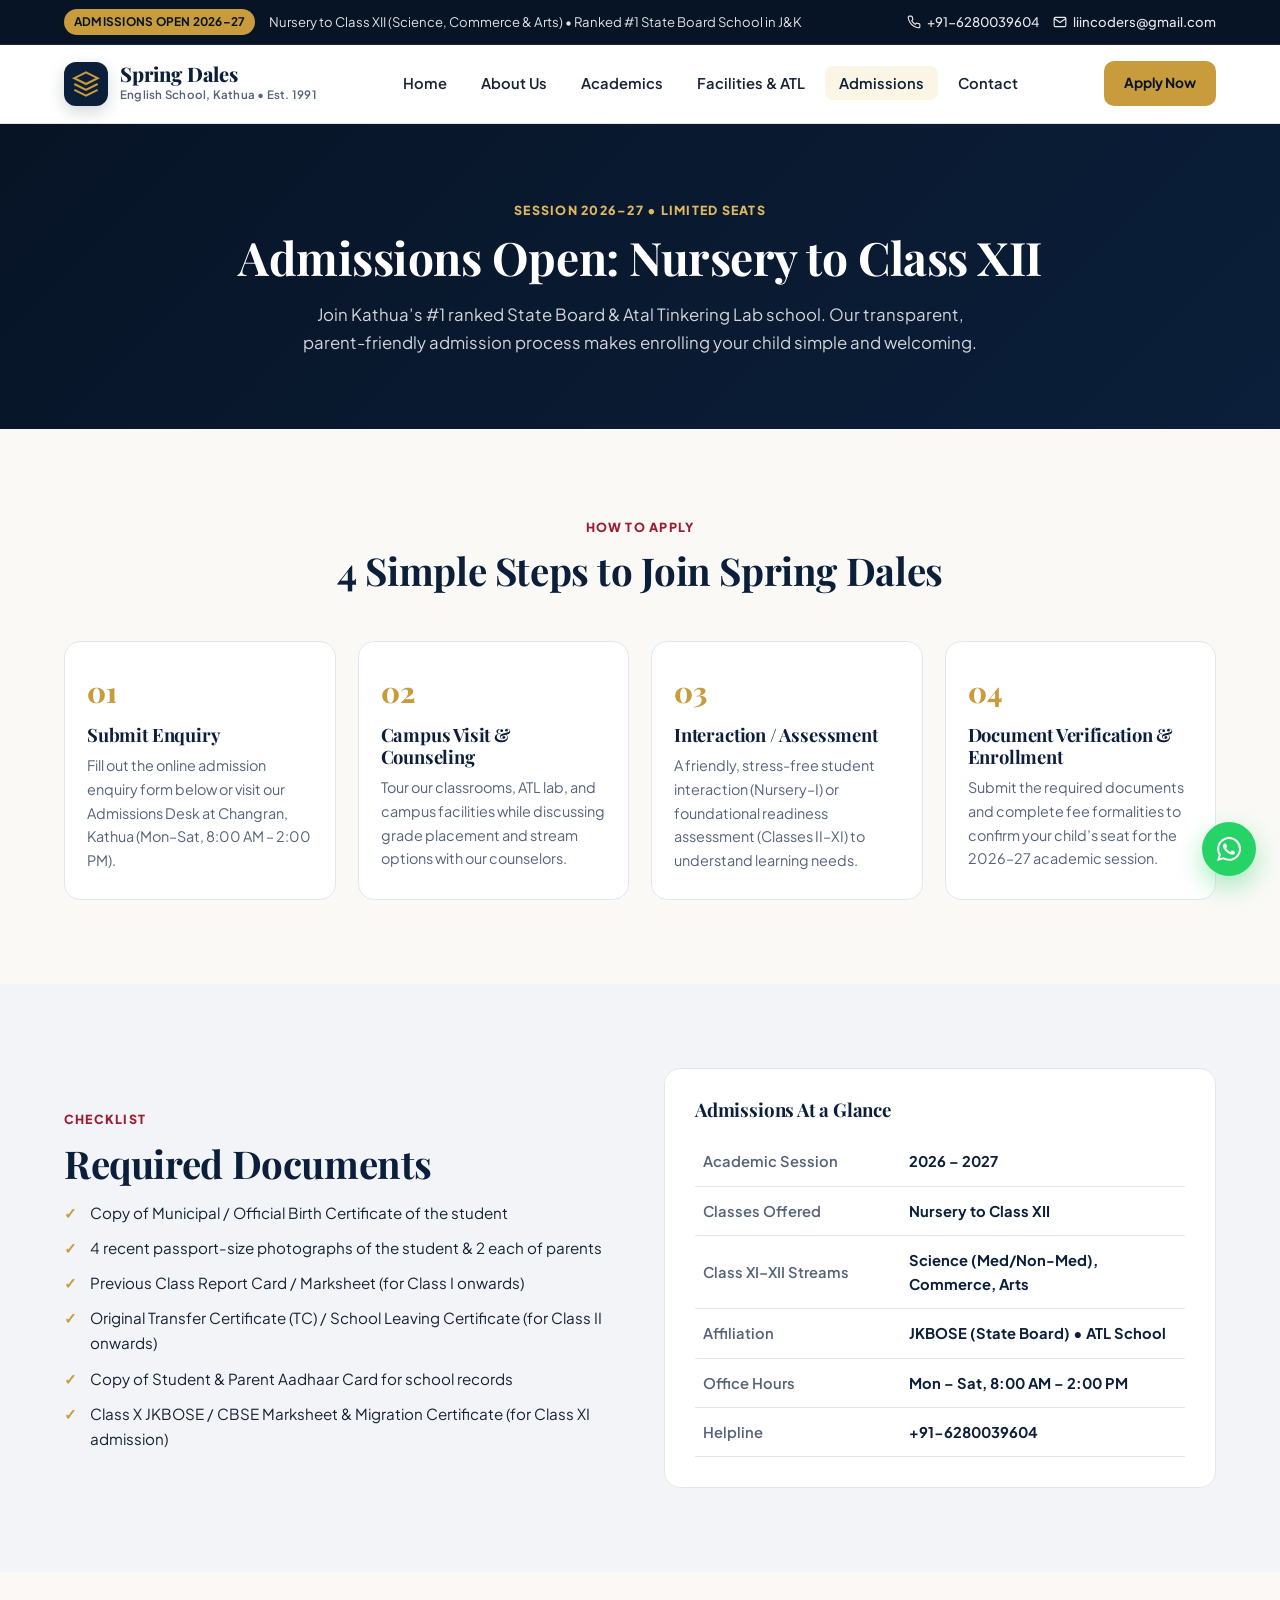
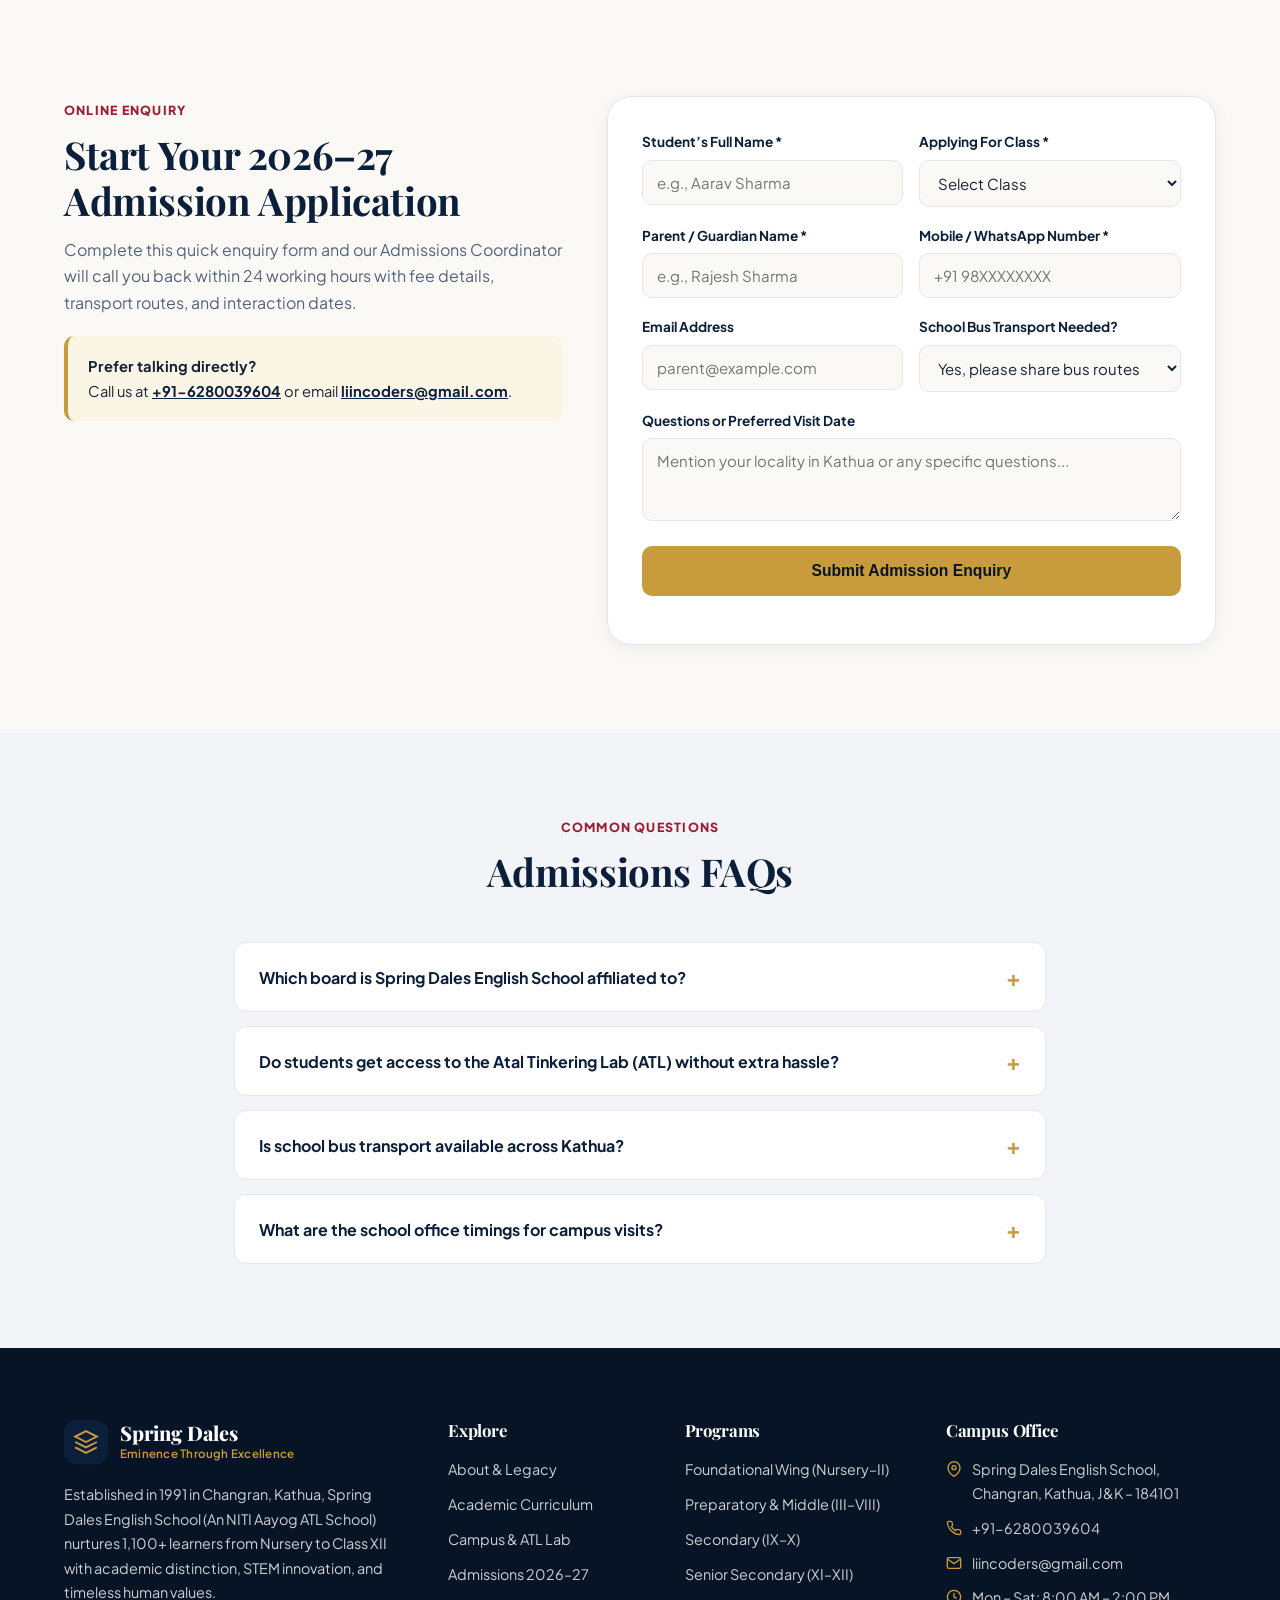
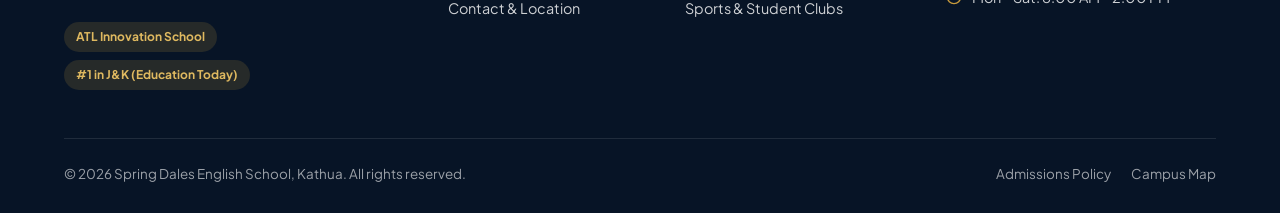
<file: admissions.html>
<!DOCTYPE html>
<html lang="en">
<head>
  <meta charset="UTF-8" />
  <meta name="viewport" content="width=device-width, initial-scale=1.0" />
  <title>Admissions 2026–27 | Spring Dales English School, Kathua</title>
  <meta name="description" content="Apply for 2026–27 Admissions at Spring Dales English School, Changran, Kathua. Nursery to Class XII admission process, eligibility, documents required, FAQs, and online enquiry form." />
  <meta name="keywords" content="Spring Dales English School Kathua, Best School in Kathua, Top JKBOSE School Jammu and Kashmir, Atal Tinkering Lab School Kathua, Admissions Kathua 2026-27, Changran Kathua School" />
  <meta property="og:title" content="Admissions 2026–27 | Spring Dales English School, Kathua" />
  <meta property="og:description" content="Apply for 2026–27 Admissions at Spring Dales English School, Changran, Kathua. Nursery to Class XII admission process, eligibility, documents required, FAQs, and online enquiry form." />
  <meta property="og:type" content="website" />
  <meta property="og:url" content="https://springdaleskathua.edu.in/admissions.html" />
  <link rel="preconnect" href="https://fonts.googleapis.com" />
  <link rel="preconnect" href="https://fonts.gstatic.com" crossorigin />
  <link href="https://fonts.googleapis.com/css2?family=Playfair+Display:ital,wght@0,600;0,700;0,800;1,600&family=Plus+Jakarta+Sans:wght@400;500;600;700;800&display=swap" rel="stylesheet" />
  <link rel="stylesheet" href="css/style.css" />
  
</head>
<body>
  <!-- Top Utility Bar -->
  <div class="top-bar">
    <div class="container top-bar-inner">
      <div class="top-bar-left">
        <span class="badge-pill">Admissions Open 2026–27</span>
        <span class="top-bar-text">Nursery to Class XII (Science, Commerce &amp; Arts) • Ranked #1 State Board School in J&amp;K</span>
      </div>
      <div class="top-bar-right">
        <a href="tel:+916280039604" class="top-link">
          <svg width="14" height="14" viewBox="0 0 24 24" fill="none" stroke="currentColor" stroke-width="2"><path d="M22 16.92v3a2 2 0 0 1-2.18 2 19.79 19.79 0 0 1-8.63-3.07 19.5 19.5 0 0 1-6-6 19.79 19.79 0 0 1-3.07-8.67A2 2 0 0 1 4.11 2h3a2 2 0 0 1 2 1.72 12.84 12.84 0 0 0 .7 2.81 2 2 0 0 1-.45 2.11L8.09 9.91a16 16 0 0 0 6 6l1.27-1.27a2 2 0 0 1 2.11-.45 12.84 12.84 0 0 0 2.81.7A2 2 0 0 1 22 16.92z"/></svg>
          +91-6280039604
        </a>
        <a href="mailto:liincoders@gmail.com" class="top-link hide-sm">
          <svg width="14" height="14" viewBox="0 0 24 24" fill="none" stroke="currentColor" stroke-width="2"><path d="M4 4h16c1.1 0 2 .9 2 2v12c0 1.1-.9 2-2 2H4c-1.1 0-2-.9-2-2V6c0-1.1.9-2 2-2z"/><polyline points="22,6 12,13 2,6"/></svg>
          liincoders@gmail.com
        </a>
      </div>
    </div>
  </div>

  <!-- Main Sticky Navigation -->
  <header class="site-header" id="siteHeader">
    <div class="container header-inner">
      <a href="index.html" class="brand" aria-label="Spring Dales English School Home">
        <div class="brand-emblem">
          <svg width="28" height="28" viewBox="0 0 24 24" fill="none" stroke="currentColor" stroke-width="1.8">
            <path d="M12 2L2 7l10 5 10-5-10-5z"/>
            <path d="M2 17l10 5 10-5"/>
            <path d="M2 12l10 5 10-5"/>
          </svg>
        </div>
        <div class="brand-text">
          <span class="brand-name">Spring Dales</span>
          <span class="brand-sub">English School, Kathua • Est. 1991</span>
        </div>
      </a>

      <nav class="main-nav" aria-label="Primary Navigation">
        <ul class="nav-list">
          <li><a href="index.html" class="nav-link">Home</a></li>
          <li><a href="about.html" class="nav-link">About Us</a></li>
          <li><a href="academics.html" class="nav-link">Academics</a></li>
          <li><a href="facilities.html" class="nav-link">Facilities & ATL</a></li>
          <li><a href="admissions.html" class="nav-link active">Admissions</a></li>
          <li><a href="contact.html" class="nav-link">Contact</a></li>
        </ul>
      </nav>

      <div class="header-actions">
        <a href="admissions.html#apply" class="btn btn-gold btn-sm">Apply Now</a>
        <button class="hamburger" id="menuToggle" aria-label="Open navigation menu" aria-expanded="false">
          <span></span><span></span><span></span>
        </button>
      </div>
    </div>
  </header>

  <!-- Mobile Drawer -->
  <div class="mobile-drawer" id="mobileDrawer" aria-hidden="true">
    <div class="mobile-drawer-header">
      <span class="brand-name" style="color:#fff;">Spring Dales Kathua</span>
      <button class="drawer-close" id="drawerClose" aria-label="Close menu">&times;</button>
    </div>
    <nav class="mobile-nav-links">
      <a href="index.html" class="mobile-link">Home</a>
      <a href="about.html" class="mobile-link">About Us</a>
      <a href="academics.html" class="mobile-link">Academics</a>
      <a href="facilities.html" class="mobile-link">Facilities & ATL</a>
      <a href="admissions.html" class="mobile-link active">Admissions</a>
      <a href="contact.html" class="mobile-link">Contact</a>
      <a href="admissions.html#apply" class="btn btn-gold" style="margin-top:16px; width:100%; justify-content:center;">Apply for 2026–27</a>
    </nav>
    <div class="mobile-drawer-footer">
      <p>Changran, Kathua, J&amp;K</p>
      <p>Mon–Sat: 8:00 AM – 2:00 PM</p>
      <a href="tel:+916280039604">+91-6280039604</a>
    </div>
  </div>
  <div class="drawer-backdrop" id="drawerBackdrop"></div>

  <section class="page-hero">
    <div class="container">
      <span class="section-tag tag-gold">Session 2026–27 • Limited Seats</span>
      <h1>Admissions Open: Nursery to Class XII</h1>
      <p>Join Kathua’s #1 ranked State Board &amp; Atal Tinkering Lab school. Our transparent, parent-friendly admission process makes enrolling your child simple and welcoming.</p>
    </div>
  </section>

  <!-- 4-STEP PROCESS -->
  <section class="section">
    <div class="container">
      <div class="section-header center reveal">
        <span class="section-tag">How To Apply</span>
        <h2 class="section-title">4 Simple Steps to Join Spring Dales</h2>
      </div>

      <div class="steps-grid">
        <div class="step-card reveal">
          <span class="step-num">01</span>
          <h4>Submit Enquiry</h4>
          <p>Fill out the online admission enquiry form below or visit our Admissions Desk at Changran, Kathua (Mon–Sat, 8:00 AM – 2:00 PM).</p>
        </div>
        <div class="step-card reveal">
          <span class="step-num">02</span>
          <h4>Campus Visit &amp; Counseling</h4>
          <p>Tour our classrooms, ATL lab, and campus facilities while discussing grade placement and stream options with our counselors.</p>
        </div>
        <div class="step-card reveal">
          <span class="step-num">03</span>
          <h4>Interaction / Assessment</h4>
          <p>A friendly, stress-free student interaction (Nursery–I) or foundational readiness assessment (Classes II–XI) to understand learning needs.</p>
        </div>
        <div class="step-card reveal">
          <span class="step-num">04</span>
          <h4>Document Verification &amp; Enrollment</h4>
          <p>Submit the required documents and complete fee formalities to confirm your child’s seat for the 2026–27 academic session.</p>
        </div>
      </div>
    </div>
  </section>

  <!-- ELIGIBILITY & DOCUMENTS -->
  <section class="section section-alt">
    <div class="container split-layout">
      <div class="reveal">
        <span class="section-tag">Checklist</span>
        <h2 class="section-title">Required Documents</h2>
        <ul class="check-list">
          <li>Copy of Municipal / Official Birth Certificate of the student</li>
          <li>4 recent passport-size photographs of the student &amp; 2 each of parents</li>
          <li>Previous Class Report Card / Marksheet (for Class I onwards)</li>
          <li>Original Transfer Certificate (TC) / School Leaving Certificate (for Class II onwards)</li>
          <li>Copy of Student &amp; Parent Aadhaar Card for school records</li>
          <li>Class X JKBOSE / CBSE Marksheet &amp; Migration Certificate (for Class XI admission)</li>
        </ul>
      </div>

      <div class="info-table-card reveal">
        <h3>Admissions At a Glance</h3>
        <table class="clean-table">
          <tbody>
            <tr><th>Academic Session</th><td>2026 – 2027</td></tr>
            <tr><th>Classes Offered</th><td>Nursery to Class XII</td></tr>
            <tr><th>Class XI–XII Streams</th><td>Science (Med/Non-Med), Commerce, Arts</td></tr>
            <tr><th>Affiliation</th><td>JKBOSE (State Board) • ATL School</td></tr>
            <tr><th>Office Hours</th><td>Mon – Sat, 8:00 AM – 2:00 PM</td></tr>
            <tr><th>Helpline</th><td><a href="tel:+916280039604">+91-6280039604</a></td></tr>
          </tbody>
        </table>
      </div>
    </div>
  </section>

  <!-- ONLINE ADMISSION ENQUIRY FORM -->
  <section class="section" id="apply">
    <div class="container form-section-grid">
      <div class="reveal">
        <span class="section-tag">Online Enquiry</span>
        <h2 class="section-title">Start Your 2026–27 Admission Application</h2>
        <p class="body-text">
          Complete this quick enquiry form and our Admissions Coordinator will call you back within 24 working hours with fee details, transport routes, and interaction dates.
        </p>
        <div class="contact-mini-box">
          <strong>Prefer talking directly?</strong>
          <p>Call us at <a href="tel:+916280039604">+91-6280039604</a> or email <a href="mailto:liincoders@gmail.com">liincoders@gmail.com</a>.</p>
        </div>
      </div>

      <form class="modern-form reveal" id="admissionForm" novalidate>
        <div class="form-row">
          <div class="form-group">
            <label for="studentName">Student’s Full Name *</label>
            <input type="text" id="studentName" name="studentName" placeholder="e.g., Aarav Sharma" required />
          </div>
          <div class="form-group">
            <label for="grade">Applying For Class *</label>
            <select id="grade" name="grade" required>
              <option value="">Select Class</option>
              <option>Nursery / LKG / UKG</option>
              <option>Class I – V (Primary)</option>
              <option>Class VI – VIII (Middle)</option>
              <option>Class IX – X (Secondary)</option>
              <option>Class XI – Science (Medical / Non-Medical)</option>
              <option>Class XI – Commerce</option>
              <option>Class XI – Arts / Humanities</option>
            </select>
          </div>
        </div>

        <div class="form-row">
          <div class="form-group">
            <label for="parentName">Parent / Guardian Name *</label>
            <input type="text" id="parentName" name="parentName" placeholder="e.g., Rajesh Sharma" required />
          </div>
          <div class="form-group">
            <label for="phone">Mobile / WhatsApp Number *</label>
            <input type="tel" id="phone" name="phone" placeholder="+91 98XXXXXXXX" required />
          </div>
        </div>

        <div class="form-row">
          <div class="form-group">
            <label for="email">Email Address</label>
            <input type="email" id="email" name="email" placeholder="parent@example.com" />
          </div>
          <div class="form-group">
            <label for="transport">School Bus Transport Needed?</label>
            <select id="transport" name="transport">
              <option>Yes, please share bus routes</option>
              <option>No, own conveyance</option>
            </select>
          </div>
        </div>

        <div class="form-group">
          <label for="notes">Questions or Preferred Visit Date</label>
          <textarea id="notes" name="notes" rows="3" placeholder="Mention your locality in Kathua or any specific questions..."></textarea>
        </div>

        <div class="form-actions">
          <button type="submit" class="btn btn-gold btn-lg" style="width:100%; justify-content:center;">Submit Admission Enquiry</button>
        </div>
        <div class="form-feedback" id="admissionFeedback" role="status" aria-live="polite"></div>
      </form>
    </div>
  </section>

  <!-- FAQ ACCORDION -->
  <section class="section section-alt">
    <div class="container" style="max-width:860px;">
      <div class="section-header center reveal">
        <span class="section-tag">Common Questions</span>
        <h2 class="section-title">Admissions FAQs</h2>
      </div>

      <div class="accordion reveal">
        <div class="acc-item">
          <button class="acc-trigger" aria-expanded="false">
            <span>Which board is Spring Dales English School affiliated to?</span>
            <span class="acc-icon">+</span>
          </button>
          <div class="acc-panel">
            <p>Spring Dales English School is affiliated with the Jammu &amp; Kashmir Board of School Education (JKBOSE) and has been ranked the No. 1 State Board School in J&amp;K four times by Education Today.</p>
          </div>
        </div>

        <div class="acc-item">
          <button class="acc-trigger" aria-expanded="false">
            <span>Do students get access to the Atal Tinkering Lab (ATL) without extra hassle?</span>
            <span class="acc-icon">+</span>
          </button>
          <div class="acc-panel">
            <p>Yes! Hands-on STEM, robotics, and design thinking sessions in our NITI Aayog Atal Tinkering Lab are integrated into our regular co-curricular and middle-to-senior school calendar.</p>
          </div>
        </div>

        <div class="acc-item">
          <button class="acc-trigger" aria-expanded="false">
            <span>Is school bus transport available across Kathua?</span>
            <span class="acc-icon">+</span>
          </button>
          <div class="acc-panel">
            <p>Yes, we operate a safe, well-maintained fleet of school buses connecting Changran with major residential colonies and neighboring areas across Kathua district.</p>
          </div>
        </div>

        <div class="acc-item">
          <button class="acc-trigger" aria-expanded="false">
            <span>What are the school office timings for campus visits?</span>
            <span class="acc-icon">+</span>
          </button>
          <div class="acc-panel">
            <p>Parents are welcome to visit our campus office in Changran, Kathua from Monday to Saturday, 8:00 AM to 2:00 PM.</p>
          </div>
        </div>
      </div>
    </div>
  </section>

  <!-- Footer -->
  <footer class="site-footer">
    <div class="container">
      <div class="footer-grid">
        <div class="footer-col footer-brand-col">
          <div class="brand" style="margin-bottom: 18px;">
            <div class="brand-emblem">
              <svg width="26" height="26" viewBox="0 0 24 24" fill="none" stroke="currentColor" stroke-width="1.8">
                <path d="M12 2L2 7l10 5 10-5-10-5z"/>
                <path d="M2 17l10 5 10-5"/>
                <path d="M2 12l10 5 10-5"/>
              </svg>
            </div>
            <div class="brand-text">
              <span class="brand-name" style="color:#fff;">Spring Dales</span>
              <span class="brand-sub" style="color:#c89b3c;">Eminence Through Excellence</span>
            </div>
          </div>
          <p class="footer-desc">
            Established in 1991 in Changran, Kathua, Spring Dales English School (An NITI Aayog ATL School) nurtures 1,100+ learners from Nursery to Class XII with academic distinction, STEM innovation, and timeless human values.
          </p>
          <div class="footer-badges">
            <span class="f-badge">ATL Innovation School</span>
            <span class="f-badge">#1 in J&amp;K (Education Today)</span>
          </div>
        </div>

        <div class="footer-col">
          <h4 class="footer-heading">Explore</h4>
          <ul class="footer-links">
            <li><a href="about.html">About &amp; Legacy</a></li>
            <li><a href="academics.html">Academic Curriculum</a></li>
            <li><a href="facilities.html">Campus &amp; ATL Lab</a></li>
            <li><a href="admissions.html">Admissions 2026–27</a></li>
            <li><a href="contact.html">Contact &amp; Location</a></li>
          </ul>
        </div>

        <div class="footer-col">
          <h4 class="footer-heading">Programs</h4>
          <ul class="footer-links">
            <li><a href="academics.html#foundational">Foundational Wing (Nursery–II)</a></li>
            <li><a href="academics.html#middle">Preparatory &amp; Middle (III–VIII)</a></li>
            <li><a href="academics.html#secondary">Secondary (IX–X)</a></li>
            <li><a href="academics.html#streams">Senior Secondary (XI–XII)</a></li>
            <li><a href="facilities.html#clubs">Sports &amp; Student Clubs</a></li>
          </ul>
        </div>

        <div class="footer-col">
          <h4 class="footer-heading">Campus Office</h4>
          <ul class="footer-contact-list">
            <li>
              <svg width="16" height="16" viewBox="0 0 24 24" fill="none" stroke="#c89b3c" stroke-width="2"><path d="M21 10c0 7-9 13-9 13s-9-6-9-13a9 9 0 0 1 18 0z"/><circle cx="12" cy="10" r="3"/></svg>
              <span>Spring Dales English School, Changran, Kathua, J&amp;K – 184101</span>
            </li>
            <li>
              <svg width="16" height="16" viewBox="0 0 24 24" fill="none" stroke="#c89b3c" stroke-width="2"><path d="M22 16.92v3a2 2 0 0 1-2.18 2 19.79 19.79 0 0 1-8.63-3.07 19.5 19.5 0 0 1-6-6 19.79 19.79 0 0 1-3.07-8.67A2 2 0 0 1 4.11 2h3a2 2 0 0 1 2 1.72 12.84 12.84 0 0 0 .7 2.81 2 2 0 0 1-.45 2.11L8.09 9.91a16 16 0 0 0 6 6l1.27-1.27a2 2 0 0 1 2.11-.45 12.84 12.84 0 0 0 2.81.7A2 2 0 0 1 22 16.92z"/></svg>
              <a href="tel:+916280039604">+91-6280039604</a>
            </li>
            <li>
              <svg width="16" height="16" viewBox="0 0 24 24" fill="none" stroke="#c89b3c" stroke-width="2"><path d="M4 4h16c1.1 0 2 .9 2 2v12c0 1.1-.9 2-2 2H4c-1.1 0-2-.9-2-2V6c0-1.1.9-2 2-2z"/><polyline points="22,6 12,13 2,6"/></svg>
              <a href="mailto:liincoders@gmail.com">liincoders@gmail.com</a>
            </li>
            <li>
              <svg width="16" height="16" viewBox="0 0 24 24" fill="none" stroke="#c89b3c" stroke-width="2"><circle cx="12" cy="12" r="10"/><polyline points="12 6 12 12 16 14"/></svg>
              <span>Mon – Sat: 8:00 AM – 2:00 PM</span>
            </li>
          </ul>
        </div>
      </div>

      <div class="footer-bottom">
        <p>&copy; 2026 Spring Dales English School, Kathua. All rights reserved.</p>
        <div class="footer-bottom-links">
          <a href="admissions.html">Admissions Policy</a>
          <a href="contact.html">Campus Map</a>
        </div>
      </div>
    </div>
  </footer>

  <!-- Floating WhatsApp Quick Connect -->
  <a href="https://wa.me/916280039604?text=Hello%20Spring%20Dales%20English%20School%2C%20I%20would%20like%20to%20enquire%20about%20admissions%20for%202026-27." target="_blank" rel="noopener" class="whatsapp-fab" aria-label="Chat on WhatsApp">
    <svg width="24" height="24" viewBox="0 0 24 24" fill="currentColor"><path d="M20.52 3.48A11.86 11.86 0 0 0 12.06 0C5.5 0 .16 5.34.16 11.9c0 2.1.55 4.14 1.59 5.95L0 24l6.33-1.66a11.86 11.86 0 0 0 5.73 1.46h.01c6.56 0 11.9-5.34 11.9-11.9 0-3.18-1.24-6.17-3.45-8.42zM12.07 21.8h-.01a9.86 9.86 0 0 1-5.03-1.38l-.36-.21-3.76.99 1-3.66-.24-.38a9.84 9.84 0 0 1-1.51-5.26c0-5.45 4.44-9.89 9.9-9.89 2.64 0 5.13 1.03 7 2.9a9.83 9.83 0 0 1 2.9 7c0 5.46-4.44 9.89-9.89 9.89zm5.42-7.41c-.3-.15-1.76-.87-2.03-.97-.27-.1-.47-.15-.67.15-.2.3-.77.97-.94 1.17-.17.2-.35.22-.64.07-.3-.15-1.26-.46-2.4-1.48-.89-.79-1.49-1.77-1.66-2.07-.17-.3-.02-.46.13-.61.13-.13.3-.35.45-.52.15-.17.2-.3.3-.5.1-.2.05-.37-.02-.52-.08-.15-.67-1.62-.92-2.22-.24-.58-.49-.5-.67-.51h-.57c-.2 0-.52.07-.79.37-.27.3-1.04 1.02-1.04 2.48s1.07 2.88 1.22 3.08c.15.2 2.1 3.2 5.09 4.49.71.31 1.27.49 1.7.63.71.23 1.36.2 1.87.12.57-.09 1.76-.72 2.01-1.41.25-.7.25-1.29.17-1.41-.07-.13-.27-.2-.57-.35z"/></svg>
  </a>

  <button class="back-to-top" id="backToTop" aria-label="Back to top">
    <svg width="20" height="20" viewBox="0 0 24 24" fill="none" stroke="currentColor" stroke-width="2.2"><polyline points="18 15 12 9 6 15"/></svg>
  </button>

  <script src="js/main.js"></script>
</body>
</html>
</file>
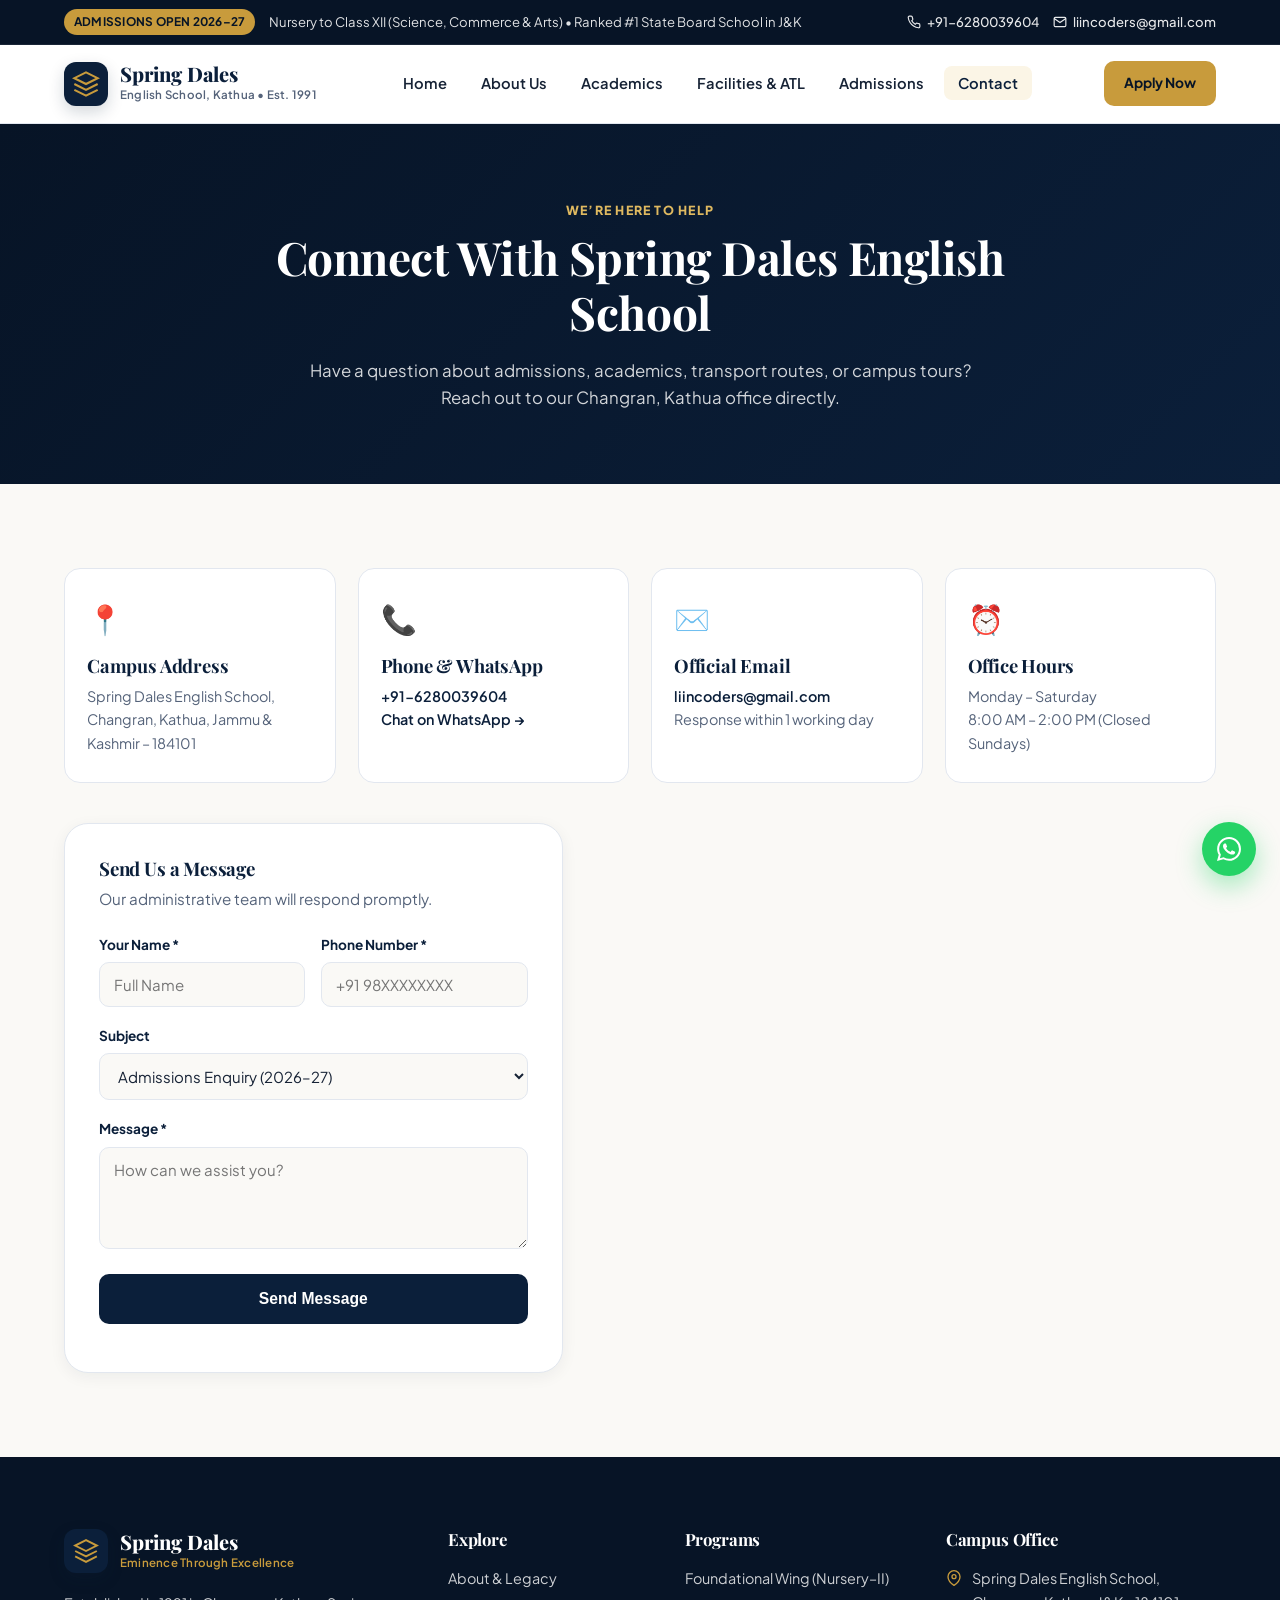
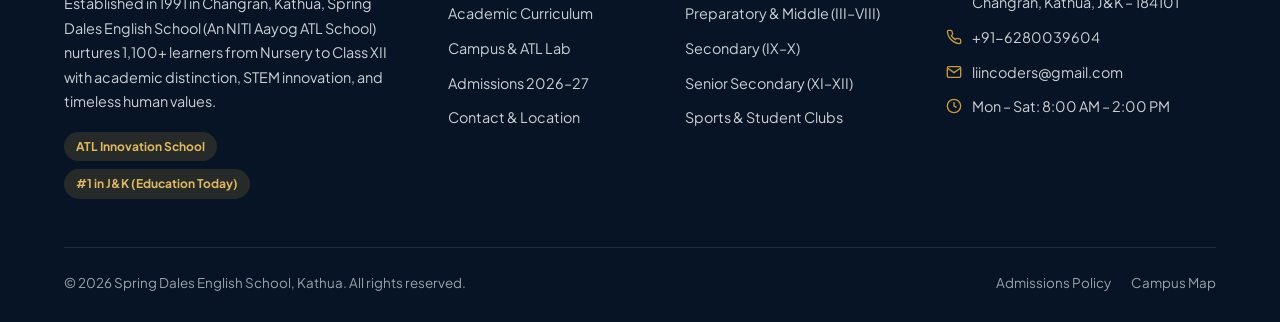
<file: contact.html>
<!DOCTYPE html>
<html lang="en">
<head>
  <meta charset="UTF-8" />
  <meta name="viewport" content="width=device-width, initial-scale=1.0" />
  <title>Contact Us | Spring Dales English School, Changran, Kathua</title>
  <meta name="description" content="Get in touch with Spring Dales English School, Changran, Kathua, J&K. Phone: +91-6280039604, Email: liincoders@gmail.com. Office Hours: Mon–Sat, 8:00 AM – 2:00 PM." />
  <meta name="keywords" content="Spring Dales English School Kathua, Best School in Kathua, Top JKBOSE School Jammu and Kashmir, Atal Tinkering Lab School Kathua, Admissions Kathua 2026-27, Changran Kathua School" />
  <meta property="og:title" content="Contact Us | Spring Dales English School, Changran, Kathua" />
  <meta property="og:description" content="Get in touch with Spring Dales English School, Changran, Kathua, J&K. Phone: +91-6280039604, Email: liincoders@gmail.com. Office Hours: Mon–Sat, 8:00 AM – 2:00 PM." />
  <meta property="og:type" content="website" />
  <meta property="og:url" content="https://springdaleskathua.edu.in/contact.html" />
  <link rel="preconnect" href="https://fonts.googleapis.com" />
  <link rel="preconnect" href="https://fonts.gstatic.com" crossorigin />
  <link href="https://fonts.googleapis.com/css2?family=Playfair+Display:ital,wght@0,600;0,700;0,800;1,600&family=Plus+Jakarta+Sans:wght@400;500;600;700;800&display=swap" rel="stylesheet" />
  <link rel="stylesheet" href="css/style.css" />
  
</head>
<body>
  <!-- Top Utility Bar -->
  <div class="top-bar">
    <div class="container top-bar-inner">
      <div class="top-bar-left">
        <span class="badge-pill">Admissions Open 2026–27</span>
        <span class="top-bar-text">Nursery to Class XII (Science, Commerce &amp; Arts) • Ranked #1 State Board School in J&amp;K</span>
      </div>
      <div class="top-bar-right">
        <a href="tel:+916280039604" class="top-link">
          <svg width="14" height="14" viewBox="0 0 24 24" fill="none" stroke="currentColor" stroke-width="2"><path d="M22 16.92v3a2 2 0 0 1-2.18 2 19.79 19.79 0 0 1-8.63-3.07 19.5 19.5 0 0 1-6-6 19.79 19.79 0 0 1-3.07-8.67A2 2 0 0 1 4.11 2h3a2 2 0 0 1 2 1.72 12.84 12.84 0 0 0 .7 2.81 2 2 0 0 1-.45 2.11L8.09 9.91a16 16 0 0 0 6 6l1.27-1.27a2 2 0 0 1 2.11-.45 12.84 12.84 0 0 0 2.81.7A2 2 0 0 1 22 16.92z"/></svg>
          +91-6280039604
        </a>
        <a href="mailto:liincoders@gmail.com" class="top-link hide-sm">
          <svg width="14" height="14" viewBox="0 0 24 24" fill="none" stroke="currentColor" stroke-width="2"><path d="M4 4h16c1.1 0 2 .9 2 2v12c0 1.1-.9 2-2 2H4c-1.1 0-2-.9-2-2V6c0-1.1.9-2 2-2z"/><polyline points="22,6 12,13 2,6"/></svg>
          liincoders@gmail.com
        </a>
      </div>
    </div>
  </div>

  <!-- Main Sticky Navigation -->
  <header class="site-header" id="siteHeader">
    <div class="container header-inner">
      <a href="index.html" class="brand" aria-label="Spring Dales English School Home">
        <div class="brand-emblem">
          <svg width="28" height="28" viewBox="0 0 24 24" fill="none" stroke="currentColor" stroke-width="1.8">
            <path d="M12 2L2 7l10 5 10-5-10-5z"/>
            <path d="M2 17l10 5 10-5"/>
            <path d="M2 12l10 5 10-5"/>
          </svg>
        </div>
        <div class="brand-text">
          <span class="brand-name">Spring Dales</span>
          <span class="brand-sub">English School, Kathua • Est. 1991</span>
        </div>
      </a>

      <nav class="main-nav" aria-label="Primary Navigation">
        <ul class="nav-list">
          <li><a href="index.html" class="nav-link">Home</a></li>
          <li><a href="about.html" class="nav-link">About Us</a></li>
          <li><a href="academics.html" class="nav-link">Academics</a></li>
          <li><a href="facilities.html" class="nav-link">Facilities & ATL</a></li>
          <li><a href="admissions.html" class="nav-link">Admissions</a></li>
          <li><a href="contact.html" class="nav-link active">Contact</a></li>
        </ul>
      </nav>

      <div class="header-actions">
        <a href="admissions.html#apply" class="btn btn-gold btn-sm">Apply Now</a>
        <button class="hamburger" id="menuToggle" aria-label="Open navigation menu" aria-expanded="false">
          <span></span><span></span><span></span>
        </button>
      </div>
    </div>
  </header>

  <!-- Mobile Drawer -->
  <div class="mobile-drawer" id="mobileDrawer" aria-hidden="true">
    <div class="mobile-drawer-header">
      <span class="brand-name" style="color:#fff;">Spring Dales Kathua</span>
      <button class="drawer-close" id="drawerClose" aria-label="Close menu">&times;</button>
    </div>
    <nav class="mobile-nav-links">
      <a href="index.html" class="mobile-link">Home</a>
      <a href="about.html" class="mobile-link">About Us</a>
      <a href="academics.html" class="mobile-link">Academics</a>
      <a href="facilities.html" class="mobile-link">Facilities & ATL</a>
      <a href="admissions.html" class="mobile-link">Admissions</a>
      <a href="contact.html" class="mobile-link active">Contact</a>
      <a href="admissions.html#apply" class="btn btn-gold" style="margin-top:16px; width:100%; justify-content:center;">Apply for 2026–27</a>
    </nav>
    <div class="mobile-drawer-footer">
      <p>Changran, Kathua, J&amp;K</p>
      <p>Mon–Sat: 8:00 AM – 2:00 PM</p>
      <a href="tel:+916280039604">+91-6280039604</a>
    </div>
  </div>
  <div class="drawer-backdrop" id="drawerBackdrop"></div>

  <section class="page-hero">
    <div class="container">
      <span class="section-tag tag-gold">We’re Here to Help</span>
      <h1>Connect With Spring Dales English School</h1>
      <p>Have a question about admissions, academics, transport routes, or campus tours? Reach out to our Changran, Kathua office directly.</p>
    </div>
  </section>

  <!-- CONTACT INFO CARDS -->
  <section class="section">
    <div class="container">
      <div class="contact-cards-grid">
        <div class="c-card reveal">
          <div class="c-icon">📍</div>
          <h4>Campus Address</h4>
          <p>Spring Dales English School,<br/>Changran, Kathua, Jammu &amp; Kashmir – 184101</p>
        </div>
        <div class="c-card reveal">
          <div class="c-icon">📞</div>
          <h4>Phone &amp; WhatsApp</h4>
          <p><a href="tel:+916280039604">+91-6280039604</a><br/><a href="https://wa.me/916280039604" target="_blank" rel="noopener">Chat on WhatsApp &rarr;</a></p>
        </div>
        <div class="c-card reveal">
          <div class="c-icon">✉️</div>
          <h4>Official Email</h4>
          <p><a href="mailto:liincoders@gmail.com">liincoders@gmail.com</a><br/>Response within 1 working day</p>
        </div>
        <div class="c-card reveal">
          <div class="c-icon">⏰</div>
          <h4>Office Hours</h4>
          <p>Monday – Saturday<br/>8:00 AM – 2:00 PM (Closed Sundays)</p>
        </div>
      </div>

      <!-- FORM + MAP -->
      <div class="contact-main-grid">
        <form class="modern-form reveal" id="contactForm" novalidate>
          <h3 style="margin-bottom:6px;">Send Us a Message</h3>
          <p style="color:var(--text-muted); margin-bottom:22px; font-size:0.95rem;">Our administrative team will respond promptly.</p>

          <div class="form-row">
            <div class="form-group">
              <label for="cName">Your Name *</label>
              <input type="text" id="cName" required placeholder="Full Name" />
            </div>
            <div class="form-group">
              <label for="cPhone">Phone Number *</label>
              <input type="tel" id="cPhone" required placeholder="+91 98XXXXXXXX" />
            </div>
          </div>

          <div class="form-group">
            <label for="cSubject">Subject</label>
            <select id="cSubject">
              <option>Admissions Enquiry (2026–27)</option>
              <option>Transport &amp; Bus Routes</option>
              <option>Academic / Transfer Certificate</option>
              <option>Careers / Teaching Positions</option>
              <option>General Query</option>
            </select>
          </div>

          <div class="form-group">
            <label for="cMessage">Message *</label>
            <textarea id="cMessage" rows="4" required placeholder="How can we assist you?"></textarea>
          </div>

          <button type="submit" class="btn btn-navy btn-lg" style="width:100%; justify-content:center;">Send Message</button>
          <div class="form-feedback" id="contactFeedback" role="status" aria-live="polite"></div>
        </form>

        <div class="map-card reveal">
          <iframe
            title="Spring Dales English School Changran Kathua Map"
            src="https://www.google.com/maps?q=Spring+Dales+English+School+Changran+Kathua+Jammu+and+Kashmir&output=embed"
            width="100%"
            height="100%"
            style="border:0; min-height:420px; border-radius:16px;"
            allowfullscreen=""
            loading="lazy"
            referrerpolicy="no-referrer-when-downgrade">
          </iframe>
        </div>
      </div>
    </div>
  </section>

  <!-- Footer -->
  <footer class="site-footer">
    <div class="container">
      <div class="footer-grid">
        <div class="footer-col footer-brand-col">
          <div class="brand" style="margin-bottom: 18px;">
            <div class="brand-emblem">
              <svg width="26" height="26" viewBox="0 0 24 24" fill="none" stroke="currentColor" stroke-width="1.8">
                <path d="M12 2L2 7l10 5 10-5-10-5z"/>
                <path d="M2 17l10 5 10-5"/>
                <path d="M2 12l10 5 10-5"/>
              </svg>
            </div>
            <div class="brand-text">
              <span class="brand-name" style="color:#fff;">Spring Dales</span>
              <span class="brand-sub" style="color:#c89b3c;">Eminence Through Excellence</span>
            </div>
          </div>
          <p class="footer-desc">
            Established in 1991 in Changran, Kathua, Spring Dales English School (An NITI Aayog ATL School) nurtures 1,100+ learners from Nursery to Class XII with academic distinction, STEM innovation, and timeless human values.
          </p>
          <div class="footer-badges">
            <span class="f-badge">ATL Innovation School</span>
            <span class="f-badge">#1 in J&amp;K (Education Today)</span>
          </div>
        </div>

        <div class="footer-col">
          <h4 class="footer-heading">Explore</h4>
          <ul class="footer-links">
            <li><a href="about.html">About &amp; Legacy</a></li>
            <li><a href="academics.html">Academic Curriculum</a></li>
            <li><a href="facilities.html">Campus &amp; ATL Lab</a></li>
            <li><a href="admissions.html">Admissions 2026–27</a></li>
            <li><a href="contact.html">Contact &amp; Location</a></li>
          </ul>
        </div>

        <div class="footer-col">
          <h4 class="footer-heading">Programs</h4>
          <ul class="footer-links">
            <li><a href="academics.html#foundational">Foundational Wing (Nursery–II)</a></li>
            <li><a href="academics.html#middle">Preparatory &amp; Middle (III–VIII)</a></li>
            <li><a href="academics.html#secondary">Secondary (IX–X)</a></li>
            <li><a href="academics.html#streams">Senior Secondary (XI–XII)</a></li>
            <li><a href="facilities.html#clubs">Sports &amp; Student Clubs</a></li>
          </ul>
        </div>

        <div class="footer-col">
          <h4 class="footer-heading">Campus Office</h4>
          <ul class="footer-contact-list">
            <li>
              <svg width="16" height="16" viewBox="0 0 24 24" fill="none" stroke="#c89b3c" stroke-width="2"><path d="M21 10c0 7-9 13-9 13s-9-6-9-13a9 9 0 0 1 18 0z"/><circle cx="12" cy="10" r="3"/></svg>
              <span>Spring Dales English School, Changran, Kathua, J&amp;K – 184101</span>
            </li>
            <li>
              <svg width="16" height="16" viewBox="0 0 24 24" fill="none" stroke="#c89b3c" stroke-width="2"><path d="M22 16.92v3a2 2 0 0 1-2.18 2 19.79 19.79 0 0 1-8.63-3.07 19.5 19.5 0 0 1-6-6 19.79 19.79 0 0 1-3.07-8.67A2 2 0 0 1 4.11 2h3a2 2 0 0 1 2 1.72 12.84 12.84 0 0 0 .7 2.81 2 2 0 0 1-.45 2.11L8.09 9.91a16 16 0 0 0 6 6l1.27-1.27a2 2 0 0 1 2.11-.45 12.84 12.84 0 0 0 2.81.7A2 2 0 0 1 22 16.92z"/></svg>
              <a href="tel:+916280039604">+91-6280039604</a>
            </li>
            <li>
              <svg width="16" height="16" viewBox="0 0 24 24" fill="none" stroke="#c89b3c" stroke-width="2"><path d="M4 4h16c1.1 0 2 .9 2 2v12c0 1.1-.9 2-2 2H4c-1.1 0-2-.9-2-2V6c0-1.1.9-2 2-2z"/><polyline points="22,6 12,13 2,6"/></svg>
              <a href="mailto:liincoders@gmail.com">liincoders@gmail.com</a>
            </li>
            <li>
              <svg width="16" height="16" viewBox="0 0 24 24" fill="none" stroke="#c89b3c" stroke-width="2"><circle cx="12" cy="12" r="10"/><polyline points="12 6 12 12 16 14"/></svg>
              <span>Mon – Sat: 8:00 AM – 2:00 PM</span>
            </li>
          </ul>
        </div>
      </div>

      <div class="footer-bottom">
        <p>&copy; 2026 Spring Dales English School, Kathua. All rights reserved.</p>
        <div class="footer-bottom-links">
          <a href="admissions.html">Admissions Policy</a>
          <a href="contact.html">Campus Map</a>
        </div>
      </div>
    </div>
  </footer>

  <!-- Floating WhatsApp Quick Connect -->
  <a href="https://wa.me/916280039604?text=Hello%20Spring%20Dales%20English%20School%2C%20I%20would%20like%20to%20enquire%20about%20admissions%20for%202026-27." target="_blank" rel="noopener" class="whatsapp-fab" aria-label="Chat on WhatsApp">
    <svg width="24" height="24" viewBox="0 0 24 24" fill="currentColor"><path d="M20.52 3.48A11.86 11.86 0 0 0 12.06 0C5.5 0 .16 5.34.16 11.9c0 2.1.55 4.14 1.59 5.95L0 24l6.33-1.66a11.86 11.86 0 0 0 5.73 1.46h.01c6.56 0 11.9-5.34 11.9-11.9 0-3.18-1.24-6.17-3.45-8.42zM12.07 21.8h-.01a9.86 9.86 0 0 1-5.03-1.38l-.36-.21-3.76.99 1-3.66-.24-.38a9.84 9.84 0 0 1-1.51-5.26c0-5.45 4.44-9.89 9.9-9.89 2.64 0 5.13 1.03 7 2.9a9.83 9.83 0 0 1 2.9 7c0 5.46-4.44 9.89-9.89 9.89zm5.42-7.41c-.3-.15-1.76-.87-2.03-.97-.27-.1-.47-.15-.67.15-.2.3-.77.97-.94 1.17-.17.2-.35.22-.64.07-.3-.15-1.26-.46-2.4-1.48-.89-.79-1.49-1.77-1.66-2.07-.17-.3-.02-.46.13-.61.13-.13.3-.35.45-.52.15-.17.2-.3.3-.5.1-.2.05-.37-.02-.52-.08-.15-.67-1.62-.92-2.22-.24-.58-.49-.5-.67-.51h-.57c-.2 0-.52.07-.79.37-.27.3-1.04 1.02-1.04 2.48s1.07 2.88 1.22 3.08c.15.2 2.1 3.2 5.09 4.49.71.31 1.27.49 1.7.63.71.23 1.36.2 1.87.12.57-.09 1.76-.72 2.01-1.41.25-.7.25-1.29.17-1.41-.07-.13-.27-.2-.57-.35z"/></svg>
  </a>

  <button class="back-to-top" id="backToTop" aria-label="Back to top">
    <svg width="20" height="20" viewBox="0 0 24 24" fill="none" stroke="currentColor" stroke-width="2.2"><polyline points="18 15 12 9 6 15"/></svg>
  </button>

  <script src="js/main.js"></script>
</body>
</html>
</file>
<file: css/style.css>
/* ==========================================================================
   Spring Dales English School, Kathua — Redesigned Design System (2026)
   Palette: Royal Academic Navy (#0B1F3A), Heritage Gold (#C89B3C),
            Warm Ivory (#FAF9F6), Crimson Accent (#9E1B32)
   Typography: Playfair Display (Headings) + Plus Jakarta Sans (Body/UI)
   ========================================================================== */

:root {
  --navy: #0B1F3A;
  --navy-deep: #071426;
  --navy-soft: #14325B;
  --gold: #C89B3C;
  --gold-light: #DFB960;
  --gold-pale: #FBF5E6;
  --crimson: #9E1B32;
  --ivory: #FAF9F6;
  --surface: #FFFFFF;
  --surface-alt: #F2F4F8;
  --border: #E2E7EF;
  --text: #162235;
  --text-muted: #55637A;
  --radius-sm: 10px;
  --radius-md: 16px;
  --radius-lg: 24px;
  --shadow-sm: 0 4px 16px rgba(11, 31, 58, 0.06);
  --shadow-md: 0 14px 36px rgba(11, 31, 58, 0.10);
  --shadow-lg: 0 24px 60px rgba(11, 31, 58, 0.18);
  --transition: 0.3s cubic-bezier(0.22, 1, 0.36, 1);
}

*, *::before, *::after {
  box-sizing: border-box;
  margin: 0;
  padding: 0;
}

html {
  scroll-behavior: smooth;
  font-size: 16px;
}

body {
  font-family: 'Plus Jakarta Sans', -apple-system, BlinkMacSystemFont, sans-serif;
  color: var(--text);
  background: var(--ivory);
  line-height: 1.65;
  overflow-x: hidden;
  -webkit-font-smoothing: antialiased;
}

h1, h2, h3, h4 {
  font-family: 'Playfair Display', Georgia, serif;
  color: var(--navy);
  line-height: 1.2;
  letter-spacing: -0.01em;
}

a {
  color: inherit;
  text-decoration: none;
  transition: var(--transition);
}

img {
  max-width: 100%;
  display: block;
}

.container {
  width: 100%;
  max-width: 1200px;
  margin: 0 auto;
  padding: 0 24px;
}

/* TOP UTILITY BAR */
.top-bar {
  background: var(--navy-deep);
  color: rgba(255, 255, 255, 0.88);
  font-size: 0.82rem;
  padding: 9px 0;
  border-bottom: 1px solid rgba(255, 255, 255, 0.08);
}

.top-bar-inner {
  display: flex;
  align-items: center;
  justify-content: space-between;
  gap: 16px;
  flex-wrap: wrap;
}

.top-bar-left, .top-bar-right {
  display: flex;
  align-items: center;
  gap: 14px;
}

.badge-pill {
  background: var(--gold);
  color: var(--navy-deep);
  font-weight: 700;
  padding: 3px 10px;
  border-radius: 999px;
  font-size: 0.74rem;
  letter-spacing: 0.02em;
  text-transform: uppercase;
}

.top-link {
  display: inline-flex;
  align-items: center;
  gap: 6px;
  color: rgba(255, 255, 255, 0.9);
  font-weight: 500;
}

.top-link:hover {
  color: var(--gold-light);
}

/* HEADER & NAV */
.site-header {
  position: sticky;
  top: 0;
  z-index: 1000;
  background: rgba(255, 255, 255, 0.94);
  backdrop-filter: blur(14px);
  border-bottom: 1px solid var(--border);
  transition: var(--transition);
}

.site-header.scrolled {
  box-shadow: var(--shadow-sm);
}

.header-inner {
  display: flex;
  align-items: center;
  justify-content: space-between;
  height: 78px;
  gap: 20px;
}

.brand {
  display: flex;
  align-items: center;
  gap: 12px;
}

.brand-emblem {
  width: 44px;
  height: 44px;
  border-radius: 12px;
  background: var(--navy);
  color: var(--gold);
  display: grid;
  place-items: center;
  flex-shrink: 0;
  box-shadow: 0 6px 16px rgba(11, 31, 58, 0.18);
}

.brand-text {
  display: flex;
  flex-direction: column;
}

.brand-name {
  font-family: 'Playfair Display', serif;
  font-size: 1.25rem;
  font-weight: 800;
  color: var(--navy);
  line-height: 1.1;
}

.brand-sub {
  font-size: 0.72rem;
  font-weight: 600;
  color: var(--text-muted);
  letter-spacing: 0.02em;
}

.nav-list {
  display: flex;
  list-style: none;
  gap: 6px;
}

.nav-link {
  padding: 8px 14px;
  font-size: 0.92rem;
  font-weight: 600;
  color: var(--text);
  border-radius: 8px;
}

.nav-link:hover, .nav-link.active {
  color: var(--navy);
  background: var(--gold-pale);
}

.header-actions {
  display: flex;
  align-items: center;
  gap: 12px;
}

/* BUTTONS */
.btn {
  display: inline-flex;
  align-items: center;
  gap: 8px;
  padding: 12px 24px;
  border-radius: 10px;
  font-weight: 700;
  font-size: 0.93rem;
  cursor: pointer;
  border: 2px solid transparent;
  transition: var(--transition);
}

.btn-sm { padding: 9px 18px; font-size: 0.86rem; }
.btn-lg { padding: 14px 28px; font-size: 0.98rem; }

.btn-gold {
  background: var(--gold);
  color: var(--navy-deep);
}
.btn-gold:hover {
  background: var(--gold-light);
  transform: translateY(-2px);
  box-shadow: 0 10px 24px rgba(200, 155, 60, 0.35);
}

.btn-navy {
  background: var(--navy);
  color: #fff;
}
.btn-navy:hover {
  background: var(--navy-soft);
  transform: translateY(-2px);
  box-shadow: var(--shadow-md);
}

.btn-outline-light {
  background: transparent;
  border-color: rgba(255, 255, 255, 0.35);
  color: #fff;
}
.btn-outline-light:hover {
  background: rgba(255, 255, 255, 0.1);
  border-color: #fff;
}

/* HAMBURGER & MOBILE DRAWER */
.hamburger {
  display: none;
  flex-direction: column;
  gap: 5px;
  background: none;
  border: none;
  cursor: pointer;
  padding: 6px;
}
.hamburger span {
  width: 24px;
  height: 2.5px;
  background: var(--navy);
  border-radius: 2px;
}

.mobile-drawer {
  position: fixed;
  top: 0;
  right: -320px;
  width: 300px;
  height: 100vh;
  background: var(--navy-deep);
  color: #fff;
  z-index: 2000;
  padding: 24px;
  display: flex;
  flex-direction: column;
  justify-content: space-between;
  transition: right 0.35s ease;
}
.mobile-drawer.open { right: 0; }

.mobile-drawer-header {
  display: flex;
  justify-content: space-between;
  align-items: center;
  padding-bottom: 18px;
  border-bottom: 1px solid rgba(255, 255, 255, 0.12);
}
.drawer-close {
  background: none;
  border: none;
  color: #fff;
  font-size: 2rem;
  cursor: pointer;
  line-height: 1;
}
.mobile-nav-links {
  display: flex;
  flex-direction: column;
  gap: 6px;
  margin-top: 20px;
  flex: 1;
}
.mobile-link {
  padding: 12px 14px;
  border-radius: 8px;
  color: rgba(255, 255, 255, 0.88);
  font-weight: 600;
}
.mobile-link.active, .mobile-link:hover {
  background: rgba(200, 155, 60, 0.18);
  color: var(--gold-light);
}
.mobile-drawer-footer {
  border-top: 1px solid rgba(255, 255, 255, 0.12);
  padding-top: 16px;
  font-size: 0.84rem;
  color: rgba(255, 255, 255, 0.7);
  display: flex;
  flex-direction: column;
  gap: 4px;
}
.mobile-drawer-footer a { color: var(--gold-light); font-weight: 600; }

.drawer-backdrop {
  position: fixed;
  inset: 0;
  background: rgba(7, 20, 38, 0.6);
  z-index: 1900;
  opacity: 0;
  pointer-events: none;
  transition: opacity 0.3s ease;
}
.drawer-backdrop.open {
  opacity: 1;
  pointer-events: auto;
}

/* HERO SECTION */
.hero {
  position: relative;
  background: linear-gradient(135deg, var(--navy-deep) 0%, var(--navy) 55%, #163661 100%);
  color: #fff;
  padding: 76px 0 92px;
  overflow: hidden;
}

.hero-bg-pattern {
  position: absolute;
  inset: 0;
  background-image: radial-gradient(rgba(200, 155, 60, 0.14) 1px, transparent 1px);
  background-size: 28px 28px;
  opacity: 0.55;
  pointer-events: none;
}

.hero-grid {
  position: relative;
  z-index: 2;
  display: grid;
  grid-template-columns: 1.12fr 0.88fr;
  gap: 54px;
  align-items: center;
}

.eyebrow {
  display: inline-flex;
  align-items: center;
  gap: 8px;
  background: rgba(255, 255, 255, 0.08);
  border: 1px solid rgba(200, 155, 60, 0.4);
  color: var(--gold-light);
  padding: 7px 14px;
  border-radius: 999px;
  font-size: 0.82rem;
  font-weight: 600;
  margin-bottom: 22px;
}

.eyebrow .dot {
  width: 8px;
  height: 8px;
  border-radius: 50%;
  background: var(--gold);
}

.hero-title {
  color: #fff;
  font-size: clamp(2.25rem, 4.2vw, 3.45rem);
  font-weight: 800;
  margin-bottom: 20px;
  line-height: 1.12;
}

.text-gold { color: var(--gold-light); }
.text-white { color: #fff !important; }

.hero-subtitle {
  font-size: 1.05rem;
  color: rgba(255, 255, 255, 0.82);
  margin-bottom: 32px;
  max-width: 560px;
}

.hero-cta-group {
  display: flex;
  flex-wrap: wrap;
  gap: 14px;
  margin-bottom: 36px;
}

.hero-trust-row {
  display: flex;
  align-items: center;
  gap: 22px;
  padding-top: 24px;
  border-top: 1px solid rgba(255, 255, 255, 0.14);
}

.trust-item strong {
  display: block;
  font-size: 1.12rem;
  color: var(--gold-light);
}

.trust-item span {
  font-size: 0.8rem;
  color: rgba(255, 255, 255, 0.72);
}

.trust-divider {
  width: 1px;
  height: 34px;
  background: rgba(255, 255, 255, 0.16);
}

.hero-image-card {
  position: relative;
  border-radius: var(--radius-lg);
  overflow: visible;
}

.hero-image-card img {
  width: 100%;
  height: 460px;
  object-fit: cover;
  border-radius: var(--radius-lg);
  border: 3px solid rgba(200, 155, 60, 0.35);
  box-shadow: var(--shadow-lg);
}

.floating-card {
  position: absolute;
  background: #fff;
  color: var(--navy);
  padding: 14px 18px;
  border-radius: 14px;
  box-shadow: var(--shadow-md);
  display: flex;
  align-items: center;
  gap: 12px;
  min-width: 220px;
}

.floating-card strong { display: block; font-size: 0.94rem; }
.floating-card span { font-size: 0.78rem; color: var(--text-muted); }

.fc-top { top: 24px; left: -28px; }
.fc-bottom { bottom: 24px; right: -22px; }

.fc-icon {
  width: 42px;
  height: 42px;
  border-radius: 10px;
  display: grid;
  place-items: center;
  font-size: 1.2rem;
}
.fc-icon.gold { background: var(--gold-pale); }
.fc-icon.navy { background: #E9EFF8; }

/* STATS STRIP */
.stats-strip {
  background: var(--surface);
  border-bottom: 1px solid var(--border);
  padding: 36px 0;
}

.stats-grid {
  display: grid;
  grid-template-columns: repeat(4, 1fr);
  gap: 24px;
  text-align: center;
}

.stat-number {
  display: block;
  font-family: 'Playfair Display', serif;
  font-size: 2.35rem;
  font-weight: 800;
  color: var(--navy);
  line-height: 1.1;
}

.stat-label {
  font-size: 0.88rem;
  font-weight: 600;
  color: var(--text-muted);
  margin-top: 6px;
  display: block;
}

/* SECTIONS */
.section { padding: 84px 0; }
.section-alt { background: var(--surface-alt); }

.section-header { margin-bottom: 48px; }
.section-header.center { text-align: center; max-width: 720px; margin-left: auto; margin-right: auto; }
.section-header.split {
  display: flex;
  align-items: flex-end;
  justify-content: space-between;
  gap: 24px;
  flex-wrap: wrap;
}

.section-tag {
  display: inline-block;
  font-size: 0.78rem;
  font-weight: 800;
  text-transform: uppercase;
  letter-spacing: 0.1em;
  color: var(--crimson);
  margin-bottom: 10px;
}

.tag-gold { color: var(--gold-light); }

.section-title {
  font-size: clamp(1.85rem, 3vw, 2.55rem);
  margin-bottom: 14px;
}

.section-lead {
  color: var(--text-muted);
  font-size: 1.03rem;
}

/* BENTO GRID */
.bento-grid {
  display: grid;
  grid-template-columns: repeat(3, 1fr);
  gap: 24px;
}

.bento-card {
  background: var(--surface);
  border: 1px solid var(--border);
  border-radius: var(--radius-md);
  padding: 30px;
  transition: var(--transition);
}

.bento-card:hover {
  transform: translateY(-5px);
  box-shadow: var(--shadow-md);
  border-color: rgba(200, 155, 60, 0.5);
}

.bento-featured {
  grid-column: span 2;
  background: linear-gradient(135deg, var(--navy) 0%, var(--navy-soft) 100%);
  color: #fff;
  border: none;
}
.bento-featured h3 { color: #fff; }
.bento-featured p { color: rgba(255, 255, 255, 0.82); }

.bento-card h3 {
  font-size: 1.32rem;
  margin-bottom: 12px;
}

.bento-card p {
  color: var(--text-muted);
  font-size: 0.95rem;
}

.card-link {
  display: inline-block;
  margin-top: 18px;
  font-weight: 700;
  color: var(--gold-light);
}

.card-icon-wrap {
  width: 52px;
  height: 52px;
  border-radius: 12px;
  display: grid;
  place-items: center;
  margin-bottom: 20px;
}
.card-icon-wrap.gold { background: rgba(200, 155, 60, 0.2); color: var(--gold-light); }
.card-icon-wrap.navy { background: #E9EFF8; color: var(--navy); }
.card-icon-wrap.crimson { background: #FBE9ED; color: var(--crimson); }
.card-icon-wrap.teal { background: #E6F6F4; color: #0F766E; }
.card-icon-wrap.slate { background: #EEF1F6; color: #334155; }

/* PATHWAYS */
.pathways-grid {
  display: grid;
  grid-template-columns: repeat(4, 1fr);
  gap: 22px;
}

.pathway-card {
  background: var(--surface);
  border: 1px solid var(--border);
  border-radius: var(--radius-md);
  padding: 28px 24px;
  display: flex;
  flex-direction: column;
  transition: var(--transition);
}
.pathway-card:hover { transform: translateY(-4px); box-shadow: var(--shadow-md); }

.featured-pathway {
  border-color: var(--gold);
  background: linear-gradient(180deg, #FFFDF8 0%, #FFFFFF 100%);
}

.pathway-grade {
  font-size: 0.76rem;
  font-weight: 800;
  text-transform: uppercase;
  color: var(--gold);
  letter-spacing: 0.06em;
  margin-bottom: 8px;
}

.pathway-card h3 { font-size: 1.24rem; margin-bottom: 10px; }
.pathway-card p { font-size: 0.92rem; color: var(--text-muted); margin-bottom: 16px; }
.pathway-card ul {
  margin-top: auto;
  padding-left: 18px;
  font-size: 0.85rem;
  color: var(--text);
  display: flex;
  flex-direction: column;
  gap: 6px;
}

/* ATL SPOTLIGHT */
.atl-spotlight {
  background: var(--navy-deep);
  color: #fff;
}

.atl-grid {
  display: grid;
  grid-template-columns: 0.95fr 1.05fr;
  gap: 54px;
  align-items: center;
}

.atl-media { position: relative; }
.atl-media img {
  border-radius: var(--radius-lg);
  height: 440px;
  width: 100%;
  object-fit: cover;
  border: 2px solid rgba(200, 155, 60, 0.35);
}

.atl-badge {
  position: absolute;
  bottom: 20px;
  left: 20px;
  background: var(--gold);
  color: var(--navy-deep);
  font-weight: 800;
  font-size: 0.82rem;
  padding: 8px 16px;
  border-radius: 999px;
}

.atl-text {
  color: rgba(255, 255, 255, 0.8);
  margin-bottom: 28px;
}

.atl-features {
  display: grid;
  grid-template-columns: 1fr 1fr;
  gap: 16px;
  margin-bottom: 32px;
}

.atl-feat {
  background: rgba(255, 255, 255, 0.06);
  border: 1px solid rgba(255, 255, 255, 0.1);
  padding: 16px;
  border-radius: 12px;
}
.atl-feat strong { display: block; color: var(--gold-light); font-size: 0.94rem; margin-bottom: 3px; }
.atl-feat span { font-size: 0.82rem; color: rgba(255, 255, 255, 0.72); }

/* ACHIEVEMENTS */
.achievements-grid {
  display: grid;
  grid-template-columns: repeat(4, 1fr);
  gap: 22px;
}

.ach-card {
  background: var(--surface);
  border: 1px solid var(--border);
  border-top: 4px solid var(--gold);
  border-radius: var(--radius-md);
  padding: 26px 22px;
  box-shadow: var(--shadow-sm);
}

.ach-cat {
  font-size: 0.74rem;
  font-weight: 800;
  text-transform: uppercase;
  color: var(--crimson);
  letter-spacing: 0.06em;
}

.ach-card h4 { font-size: 1.15rem; margin: 8px 0 10px; }
.ach-card p { font-size: 0.9rem; color: var(--text-muted); }

/* TESTIMONIALS */
.testimonial-grid {
  display: grid;
  grid-template-columns: repeat(3, 1fr);
  gap: 24px;
}

.testimonial-card {
  background: var(--surface);
  border: 1px solid var(--border);
  border-radius: var(--radius-md);
  padding: 30px;
  display: flex;
  flex-direction: column;
  justify-content: space-between;
}

.quote-mark {
  font-family: 'Playfair Display', serif;
  font-size: 3.2rem;
  line-height: 0.6;
  color: var(--gold);
  margin-bottom: 14px;
}

.testimonial-card p {
  font-size: 0.95rem;
  color: var(--text);
  margin-bottom: 24px;
}

.testimonial-card footer {
  display: flex;
  align-items: center;
  gap: 12px;
}

.avatar {
  width: 44px;
  height: 44px;
  border-radius: 50%;
  background: var(--navy);
  color: #fff;
  font-weight: 700;
  display: grid;
  place-items: center;
  flex-shrink: 0;
}
.gold-av { background: var(--gold); color: var(--navy-deep); }
.crimson-av { background: var(--crimson); color: #fff; }

.testimonial-card footer strong { display: block; font-size: 0.94rem; }
.testimonial-card footer span { font-size: 0.8rem; color: var(--text-muted); }

/* CTA BANNER */
.cta-banner {
  background: linear-gradient(135deg, var(--navy) 0%, var(--navy-deep) 100%);
  color: #fff;
  padding: 68px 0;
}

.cta-banner-inner {
  display: flex;
  align-items: center;
  justify-content: space-between;
  gap: 32px;
  flex-wrap: wrap;
}

.cta-banner h2 { color: #fff; font-size: clamp(1.7rem, 2.8vw, 2.35rem); margin-bottom: 8px; }
.cta-banner p { color: rgba(255, 255, 255, 0.8); max-width: 560px; }
.cta-banner-actions { display: flex; gap: 14px; flex-wrap: wrap; }

/* SUB-PAGE HERO */
.page-hero {
  background: linear-gradient(135deg, var(--navy-deep) 0%, var(--navy) 100%);
  color: #fff;
  padding: 72px 0;
  text-align: center;
}
.page-hero h1 {
  color: #fff;
  font-size: clamp(2rem, 3.6vw, 3rem);
  max-width: 820px;
  margin: 0 auto 16px;
}
.page-hero p {
  color: rgba(255, 255, 255, 0.82);
  max-width: 680px;
  margin: 0 auto;
  font-size: 1.05rem;
}

/* ABOUT & SHARED LAYOUTS */
.split-layout {
  display: grid;
  grid-template-columns: 1fr 1fr;
  gap: 48px;
  align-items: center;
}

.body-text {
  color: var(--text-muted);
  margin-bottom: 18px;
  font-size: 1rem;
}

.vm-cards { display: flex; flex-direction: column; gap: 20px; }
.vm-card {
  background: var(--surface);
  border: 1px solid var(--border);
  border-left: 5px solid var(--gold);
  border-radius: var(--radius-md);
  padding: 28px;
}
.vm-card-navy {
  background: var(--navy);
  color: #fff;
  border-color: var(--navy);
  border-left: 5px solid var(--gold);
}
.vm-label {
  font-size: 0.78rem;
  font-weight: 800;
  text-transform: uppercase;
  color: var(--gold);
  letter-spacing: 0.08em;
  margin-bottom: 8px;
}
.vm-card-navy ul { padding-left: 18px; display: flex; flex-direction: column; gap: 8px; font-size: 0.94rem; color: rgba(255, 255, 255, 0.88); }

.leadership-grid {
  display: grid;
  grid-template-columns: repeat(3, 1fr);
  gap: 24px;
}

.leader-card {
  background: var(--surface);
  border: 1px solid var(--border);
  border-radius: var(--radius-md);
  padding: 32px 26px;
  text-align: center;
}

.leader-avatar {
  width: 72px;
  height: 72px;
  border-radius: 50%;
  background: var(--navy);
  color: #fff;
  font-family: 'Playfair Display', serif;
  font-size: 1.5rem;
  font-weight: 700;
  display: grid;
  place-items: center;
  margin: 0 auto 16px;
}
.leader-role {
  font-size: 0.78rem;
  font-weight: 800;
  text-transform: uppercase;
  color: var(--crimson);
  letter-spacing: 0.06em;
}
.leader-card h3 { margin: 6px 0 12px; font-size: 1.3rem; }
.leader-card p { font-size: 0.92rem; color: var(--text-muted); }

.timeline-grid {
  display: grid;
  grid-template-columns: repeat(4, 1fr);
  gap: 22px;
}
.timeline-item {
  background: var(--surface);
  border: 1px solid var(--border);
  border-radius: var(--radius-md);
  padding: 26px 22px;
}
.tl-year {
  display: inline-block;
  background: var(--gold-pale);
  color: var(--navy);
  font-weight: 800;
  padding: 4px 12px;
  border-radius: 999px;
  font-size: 0.85rem;
  margin-bottom: 12px;
}
.timeline-item h4 { font-size: 1.12rem; margin-bottom: 8px; }
.timeline-item p { font-size: 0.9rem; color: var(--text-muted); }

/* ACADEMICS */
.wings-stack { display: flex; flex-direction: column; gap: 22px; }
.wing-row {
  display: grid;
  grid-template-columns: 200px 1fr;
  gap: 28px;
  background: var(--surface);
  border: 1px solid var(--border);
  border-radius: var(--radius-md);
  padding: 28px;
  align-items: center;
}
.wing-badge {
  background: var(--navy);
  color: var(--gold-light);
  padding: 20px;
  border-radius: 12px;
  text-align: center;
  font-weight: 800;
  font-size: 0.85rem;
  text-transform: uppercase;
}
.wing-badge span {
  display: block;
  color: #fff;
  font-size: 1rem;
  margin-top: 4px;
  text-transform: none;
}
.wing-body h3 { margin-bottom: 8px; }
.wing-body p { color: var(--text-muted); margin-bottom: 14px; }
.pill-list { display: flex; flex-wrap: wrap; gap: 8px; }
.pill-list span {
  background: var(--surface-alt);
  color: var(--navy);
  font-size: 0.8rem;
  font-weight: 600;
  padding: 5px 12px;
  border-radius: 999px;
}

/* TABS */
.tab-buttons {
  display: flex;
  justify-content: center;
  gap: 10px;
  margin-bottom: 28px;
  flex-wrap: wrap;
}
.tab-btn {
  padding: 12px 24px;
  border-radius: 999px;
  border: 1px solid var(--border);
  background: var(--surface);
  font-weight: 700;
  font-family: inherit;
  font-size: 0.92rem;
  color: var(--text);
  cursor: pointer;
  transition: var(--transition);
}
.tab-btn.active, .tab-btn:hover {
  background: var(--navy);
  color: #fff;
  border-color: var(--navy);
}
.tab-panel {
  display: none;
  background: var(--surface);
  border: 1px solid var(--border);
  border-radius: var(--radius-lg);
  padding: 36px;
}
.tab-panel.active { display: block; animation: fadeIn 0.35s ease; }

.stream-card {
  display: grid;
  grid-template-columns: 1.4fr 0.6fr;
  gap: 32px;
  align-items: center;
}
.stream-highlight {
  background: var(--navy);
  color: #fff;
  padding: 26px;
  border-radius: var(--radius-md);
  text-align: center;
}
.sh-stat {
  display: block;
  font-family: 'Playfair Display', serif;
  font-size: 2rem;
  font-weight: 800;
  color: var(--gold-light);
  margin-bottom: 8px;
}
.stream-highlight p { font-size: 0.88rem; color: rgba(255, 255, 255, 0.82); }

.check-list {
  list-style: none;
  display: flex;
  flex-direction: column;
  gap: 10px;
  margin-top: 14px;
}
.check-list li {
  position: relative;
  padding-left: 26px;
  font-size: 0.95rem;
}
.check-list li::before {
  content: "✓";
  position: absolute;
  left: 0;
  color: var(--gold);
  font-weight: 800;
}

.pillars-grid, .facilities-grid {
  display: grid;
  grid-template-columns: repeat(3, 1fr);
  gap: 24px;
}
.pillar-card, .facility-card {
  background: var(--surface);
  border: 1px solid var(--border);
  border-radius: var(--radius-md);
  padding: 28px;
}
.fac-icon { font-size: 2rem; margin-bottom: 14px; }
.pillar-card h4, .facility-card h3 { margin-bottom: 10px; font-size: 1.2rem; }
.pillar-card p, .facility-card p { font-size: 0.93rem; color: var(--text-muted); }

.media-frame img {
  border-radius: var(--radius-lg);
  box-shadow: var(--shadow-md);
  height: 360px;
  width: 100%;
  object-fit: cover;
}

.clubs-grid, .steps-grid, .contact-cards-grid {
  display: grid;
  grid-template-columns: repeat(4, 1fr);
  gap: 22px;
}
.club-card, .step-card, .c-card {
  background: var(--surface);
  border: 1px solid var(--border);
  border-radius: var(--radius-md);
  padding: 26px 22px;
}
.step-num {
  display: inline-block;
  font-family: 'Playfair Display', serif;
  font-size: 1.8rem;
  font-weight: 800;
  color: var(--gold);
  margin-bottom: 8px;
}
.club-card h4, .step-card h4, .c-card h4 { margin-bottom: 8px; font-size: 1.15rem; }
.club-card p, .step-card p, .c-card p { font-size: 0.9rem; color: var(--text-muted); }
.c-icon { font-size: 1.8rem; margin-bottom: 12px; }
.c-card a { color: var(--navy); font-weight: 600; }
.c-card a:hover { color: var(--crimson); }

/* TABLE & FORMS */
.info-table-card {
  background: var(--surface);
  border: 1px solid var(--border);
  border-radius: var(--radius-md);
  padding: 30px;
}
.info-table-card h3 { margin-bottom: 16px; }
.clean-table { width: 100%; border-collapse: collapse; }
.clean-table th, .clean-table td {
  padding: 12px 8px;
  border-bottom: 1px solid var(--border);
  text-align: left;
  font-size: 0.92rem;
}
.clean-table th { color: var(--text-muted); font-weight: 600; width: 42%; }
.clean-table td { font-weight: 700; color: var(--navy); }

.form-section-grid, .contact-main-grid {
  display: grid;
  grid-template-columns: 0.9fr 1.1fr;
  gap: 44px;
  align-items: start;
  margin-top: 40px;
}

.contact-mini-box {
  background: var(--gold-pale);
  border-left: 4px solid var(--gold);
  padding: 18px 20px;
  border-radius: 10px;
  margin-top: 20px;
  font-size: 0.92rem;
}
.contact-mini-box a { color: var(--navy); font-weight: 700; text-decoration: underline; }

.modern-form {
  background: var(--surface);
  border: 1px solid var(--border);
  border-radius: var(--radius-lg);
  padding: 34px;
  box-shadow: var(--shadow-sm);
}

.form-row {
  display: grid;
  grid-template-columns: 1fr 1fr;
  gap: 16px;
}

.form-group { margin-bottom: 18px; }
.form-group label {
  display: block;
  font-size: 0.85rem;
  font-weight: 700;
  color: var(--navy);
  margin-bottom: 6px;
}
.form-group input, .form-group select, .form-group textarea {
  width: 100%;
  padding: 12px 14px;
  border: 1.5px solid var(--border);
  border-radius: 10px;
  font-family: inherit;
  font-size: 0.94rem;
  color: var(--text);
  background: var(--ivory);
  transition: var(--transition);
}
.form-group input:focus, .form-group select:focus, .form-group textarea:focus {
  outline: none;
  border-color: var(--navy);
  background: #fff;
}

.form-feedback {
  margin-top: 14px;
  font-size: 0.9rem;
  font-weight: 600;
}
.form-feedback.success { color: #0F766E; }
.form-feedback.error { color: var(--crimson); }

/* ACCORDION */
.accordion { display: flex; flex-direction: column; gap: 14px; }
.acc-item {
  background: var(--surface);
  border: 1px solid var(--border);
  border-radius: 12px;
  overflow: hidden;
}
.acc-trigger {
  width: 100%;
  padding: 20px 24px;
  background: none;
  border: none;
  display: flex;
  justify-content: space-between;
  align-items: center;
  font-family: inherit;
  font-size: 1rem;
  font-weight: 700;
  color: var(--navy);
  cursor: pointer;
  text-align: left;
}
.acc-icon { font-size: 1.4rem; color: var(--gold); transition: transform 0.25s; }
.acc-item.open .acc-icon { transform: rotate(45deg); }
.acc-panel {
  max-height: 0;
  overflow: hidden;
  transition: max-height 0.3s ease;
  padding: 0 24px;
}
.acc-item.open .acc-panel {
  max-height: 220px;
  padding: 0 24px 20px;
}
.acc-panel p { color: var(--text-muted); font-size: 0.94rem; }

/* FOOTER */
.site-footer {
  background: var(--navy-deep);
  color: rgba(255, 255, 255, 0.8);
  padding: 72px 0 28px;
}

.footer-grid {
  display: grid;
  grid-template-columns: 1.4fr 0.8fr 0.9fr 1.1fr;
  gap: 40px;
  padding-bottom: 48px;
  border-bottom: 1px solid rgba(255, 255, 255, 0.1);
}

.footer-desc { font-size: 0.9rem; margin-bottom: 18px; line-height: 1.7; }
.footer-badges { display: flex; flex-wrap: wrap; gap: 8px; }
.f-badge {
  font-size: 0.75rem;
  font-weight: 700;
  background: rgba(200, 155, 60, 0.16);
  color: var(--gold-light);
  padding: 5px 12px;
  border-radius: 999px;
}

.footer-heading {
  color: #fff;
  font-size: 1.05rem;
  margin-bottom: 18px;
}

.footer-links, .footer-contact-list {
  list-style: none;
  display: flex;
  flex-direction: column;
  gap: 11px;
  font-size: 0.9rem;
}
.footer-links a:hover, .footer-contact-list a:hover { color: var(--gold-light); }
.footer-contact-list li {
  display: flex;
  align-items: flex-start;
  gap: 10px;
}
.footer-contact-list svg { flex-shrink: 0; margin-top: 3px; }

.footer-bottom {
  display: flex;
  justify-content: space-between;
  align-items: center;
  padding-top: 24px;
  font-size: 0.84rem;
  color: rgba(255, 255, 255, 0.6);
  flex-wrap: wrap;
  gap: 12px;
}
.footer-bottom-links { display: flex; gap: 20px; }
.footer-bottom-links a:hover { color: var(--gold-light); }

/* FLOATING UTILITIES */
.whatsapp-fab {
  position: fixed;
  bottom: 24px;
  right: 24px;
  width: 54px;
  height: 54px;
  border-radius: 50%;
  background: #25D366;
  color: #fff;
  display: grid;
  place-items: center;
  box-shadow: 0 10px 26px rgba(37, 211, 102, 0.4);
  z-index: 900;
}
.whatsapp-fab:hover { transform: scale(1.08); }

.back-to-top {
  position: fixed;
  bottom: 88px;
  right: 29px;
  width: 44px;
  height: 44px;
  border-radius: 50%;
  background: var(--navy);
  color: var(--gold-light);
  border: 1px solid rgba(200, 155, 60, 0.4);
  display: grid;
  place-items: center;
  cursor: pointer;
  opacity: 0;
  pointer-events: none;
  transition: var(--transition);
  z-index: 900;
}
.back-to-top.visible { opacity: 1; pointer-events: auto; }

/* REVEAL ANIMATION */
.reveal {
  opacity: 0;
  transform: translateY(22px);
  transition: opacity 0.65s ease, transform 0.65s ease;
}
.reveal.in-view {
  opacity: 1;
  transform: translateY(0);
}

@keyframes fadeIn {
  from { opacity: 0; transform: translateY(8px); }
  to { opacity: 1; transform: translateY(0); }
}

/* RESPONSIVE */
@media (max-width: 1024px) {
  .hero-grid, .atl-grid, .split-layout, .form-section-grid, .contact-main-grid, .stream-card {
    grid-template-columns: 1fr;
  }
  .bento-grid, .pathways-grid, .achievements-grid, .timeline-grid, .clubs-grid, .steps-grid, .contact-cards-grid {
    grid-template-columns: repeat(2, 1fr);
  }
  .bento-featured { grid-column: span 2; }
  .footer-grid { grid-template-columns: repeat(2, 1fr); }
  .fc-top { left: 12px; }
  .fc-bottom { right: 12px; }
}

@media (max-width: 768px) {
  .main-nav, .header-actions .btn, .hide-sm { display: none; }
  .hamburger { display: flex; }
  .stats-grid, .bento-grid, .pathways-grid, .achievements-grid, .testimonial-grid,
  .leadership-grid, .timeline-grid, .pillars-grid, .facilities-grid,
  .clubs-grid, .steps-grid, .contact-cards-grid, .footer-grid, .form-row, .wing-row {
    grid-template-columns: 1fr;
  }
  .bento-featured { grid-column: span 1; }
  .hero { padding: 48px 0 64px; }
  .hero-image-card img { height: 320px; }
  .floating-card { position: static; margin-top: 12px; }
  .atl-features { grid-template-columns: 1fr; }
}
</file>
